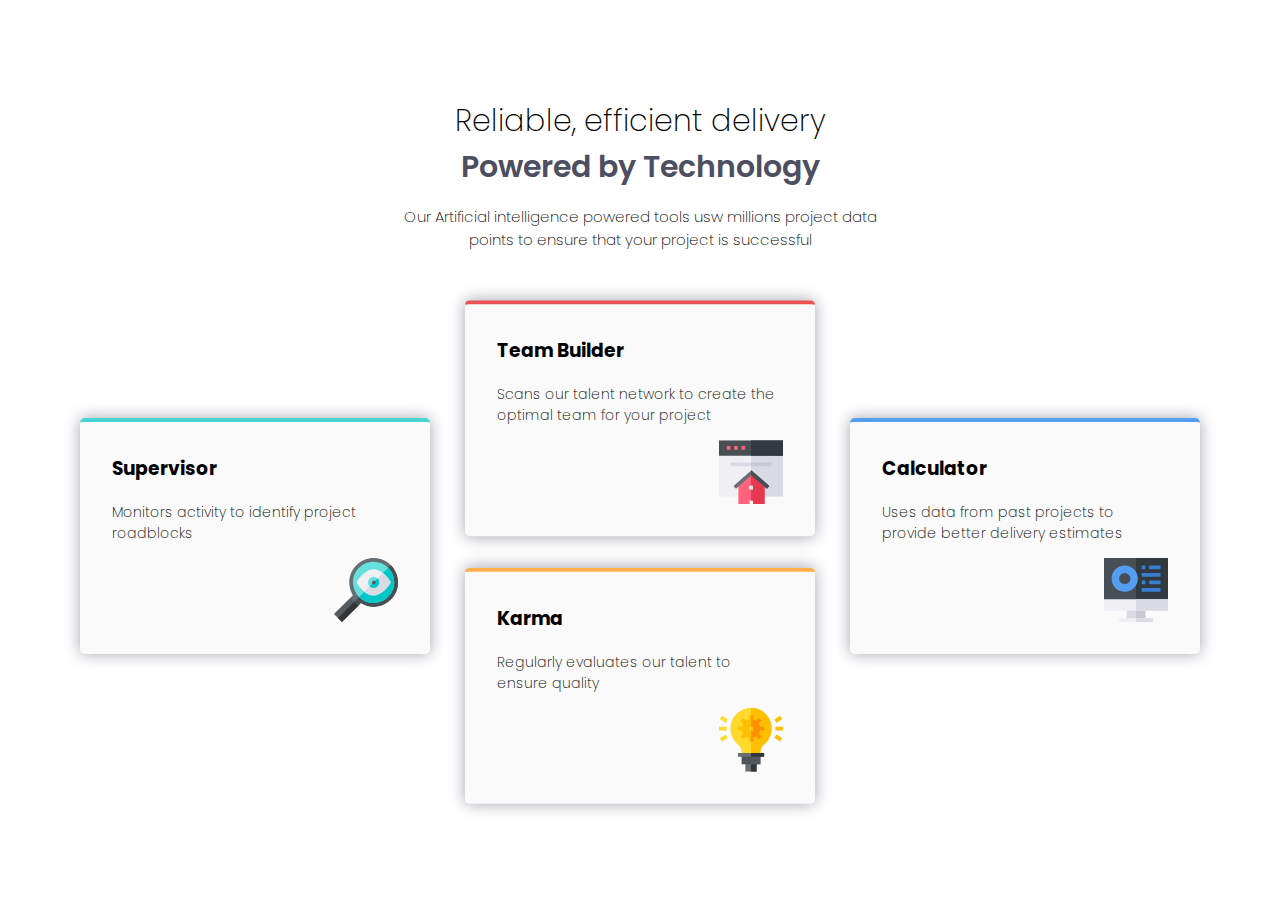
<file: 10th - Four card feature section/index.html>
<!DOCTYPE html>
<html lang="en">

<head>
    <meta charset="UTF-8">
    <meta name="viewport" content="width=device-width, initial-scale=1.0">
    <title>Four card feature section</title>
    <link rel="shortcut icon" href="images/favicon-32x32.png" type="image/x-icon">
    <link rel="stylesheet" href="style.css">
</head>

<body>
    <header>
        <p class="first">Reliable, efficient delivery</p>
        <p class="second">Powered by Technology</p>
        <p class="third">Our Artificial intelligence powered tools usw millions project data <br> points to ensure that
            your project
            is
            successful</p>
    </header>
    <main>
        <section class="supervisor">
            <h3>Supervisor</h3>
            <p>Monitors activity to identify project roadblocks</p>
            <img src="images/icon-supervisor.svg" alt="">
        </section>

        <section class="team-builder">
            <h3>Team Builder</h3>
            <p>Scans our talent network to create the optimal team for your project</p>
            <img src="images/icon-team-builder.svg" alt="">
        </section>

        <section class="karma">
            <h3>Karma</h3>
            <p>Regularly evaluates our talent to ensure quality</p>
            <img src="images/icon-karma.svg" alt="">
        </section>

        <section class="calculator">
            <h3>Calculator</h3>
            <p>Uses data from past projects to provide better delivery estimates</p>
            <img src="images/icon-calculator.svg" alt="">
        </section>
    </main>
</body>

</html>
</file>
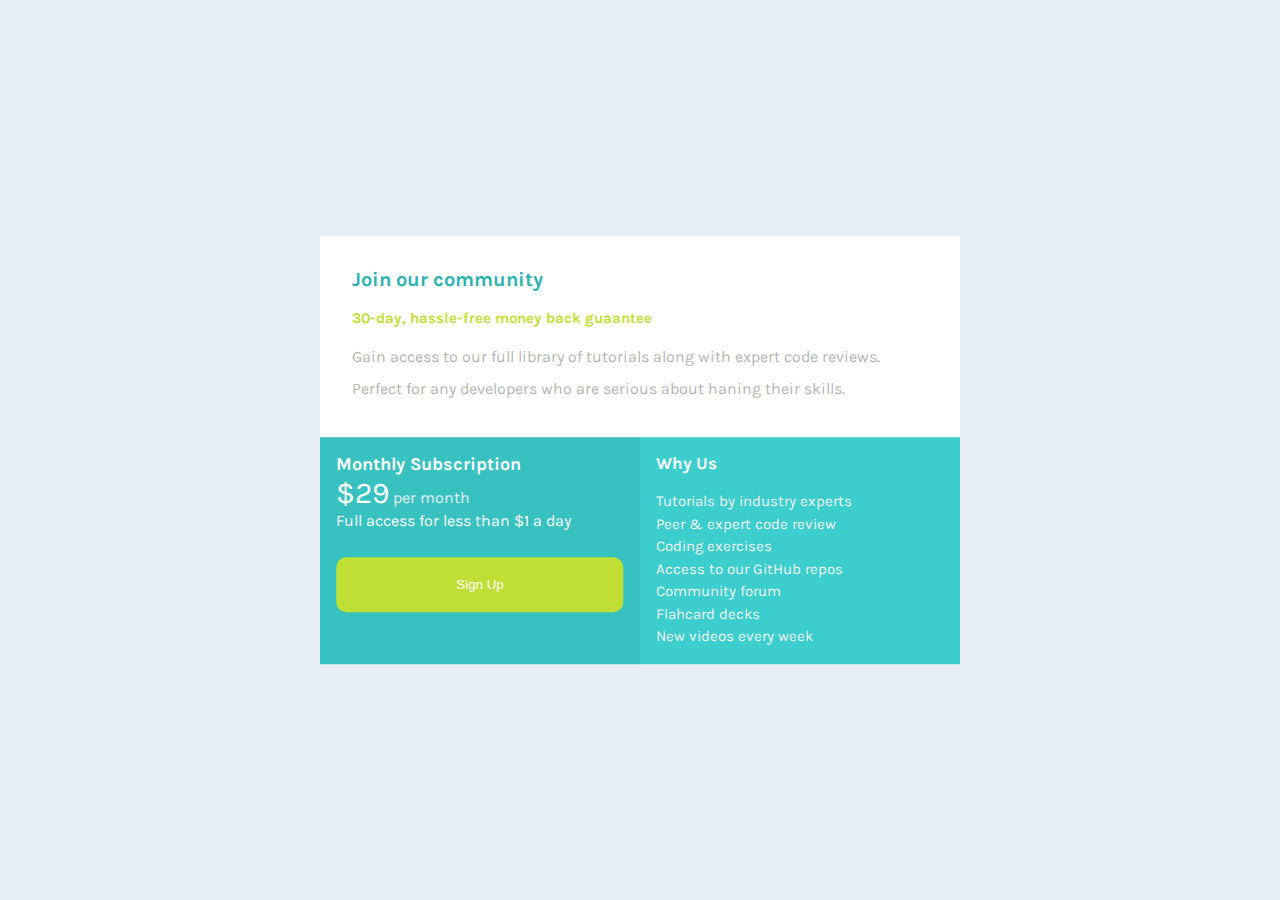
<file: 11th - Single price grid component/index.html>
<!DOCTYPE html>
<html lang="en">
  <head>
    <meta charset="UTF-8" />
    <meta name="viewport" content="width=device-width, initial-scale=1.0" />
    <title>Single price grid component</title>
    <link rel="stylesheet" href="style.css" />
    <link
      rel="shortcut icon"
      href="images/favicon-32x32.png"
      type="image/x-icon"
    />
  </head>
  <body>
    <main>
      <section class="join-us">
        <h1>Join our community</h1>
        <h2>30-day, hassle-free money back guaantee</h2>
        <p>
          Gain access to our full library of tutorials along with expert code
          reviews. Perfect for any developers who are serious about haning their
          skills.
        </p>
      </section>
      <section class="subscription">
        <h2>Monthly Subscription</h2>
        <p><span>$29</span> <span>per month</span></p>
        <p>Full access for less than $1 a day</p>
        <button>Sign Up</button>
      </section>
      <section class="why-us">
        <h2>Why Us</h2>
        <ul>
          <li>Tutorials by industry experts</li>
          <li>Peer & expert code review</li>
          <li>Coding exercises</li>
          <li>Access to our GitHub repos</li>
          <li>Community forum</li>
          <li>Flahcard decks</li>
          <li>New videos every week</li>
        </ul>
      </section>
    </main>
  </body>
</html>
</file>
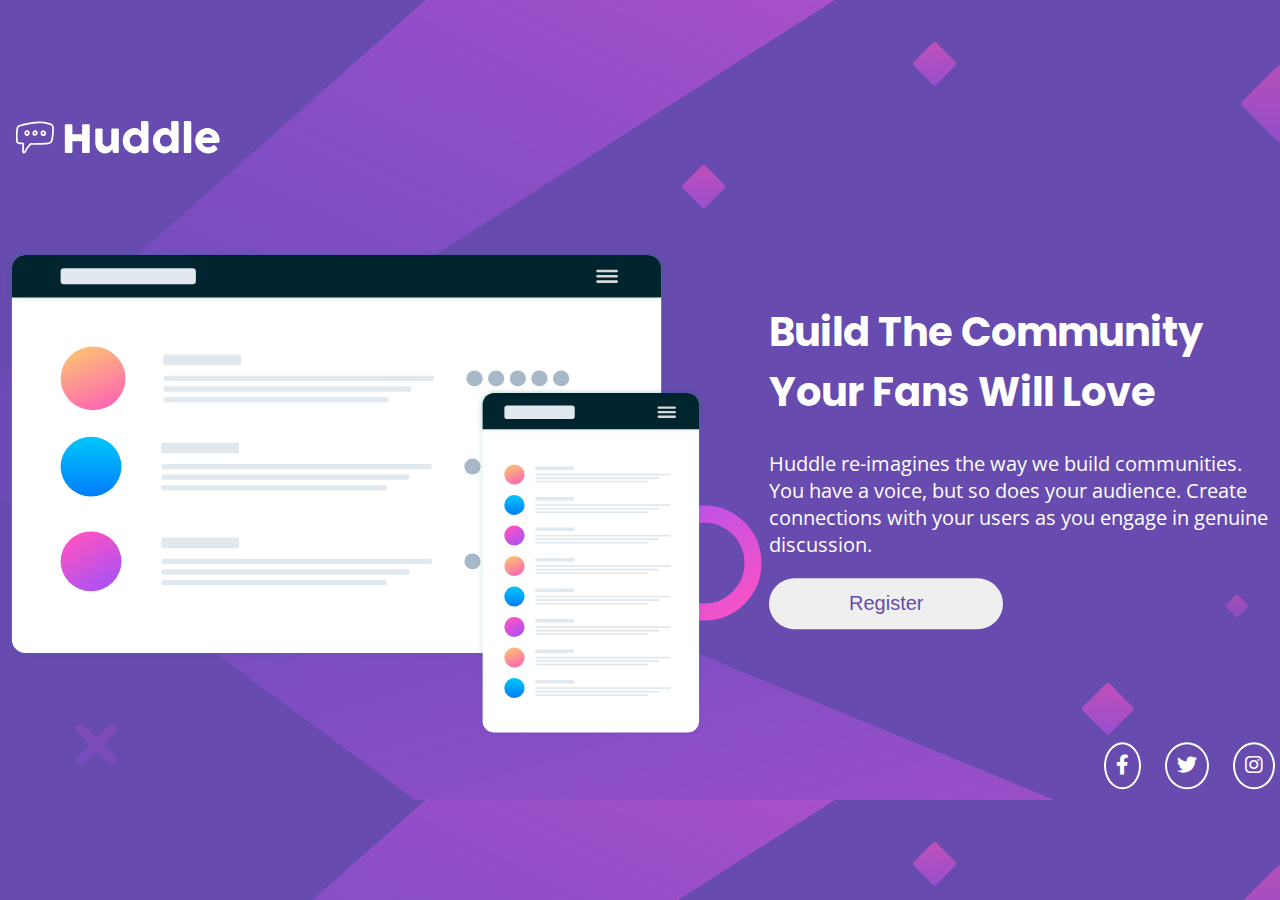
<file: 12th - Huddle landing page with a single introductory section/index.html>
<!DOCTYPE html>
<html lang="en">
  <head>
    <meta charset="UTF-8" />
    <meta name="viewport" content="width=device-width, initial-scale=1.0" />
    <title>Huddle landing page with a single introductory section</title>
    <link rel="stylesheet" href="style.css" />
    <link
      rel="shortcut icon"
      href="images/favicon-32x32.png"
      type="image/x-icon"
    />
    <link
      rel="stylesheet"
      href="https://cdnjs.cloudflare.com/ajax/libs/font-awesome/6.0.0-beta3/css/all.min.css"
    />
  </head>
  <body>
    <main>
      <article>
        <section>
          <img src="images/logo.svg" alt="Logo" width="220" class="logo" />
          <img
            src="images/illustration-mockups.svg"
            alt="Illustration"
            width="590"
            height="420"
            class="illustration"
          />
        </section>
        <section>
          <h1>Build The Community Your Fans Will Love</h1>
          <p>
            Huddle re-imagines the way we build communities. You have a voice,
            but so does your audience. Create connections with your users as you
            engage in genuine discussion.
          </p>
          <button>Register</button>
        </section>
      </article>
      <ul>
        <li><i class="fa-brands fa-facebook-f"></i></li>
        <li><i class="fa-brands fa-twitter"></i></li>
        <li><i class="fa-brands fa-instagram"></i></li>
      </ul>
    </main>
  </body>
</html>
</file>
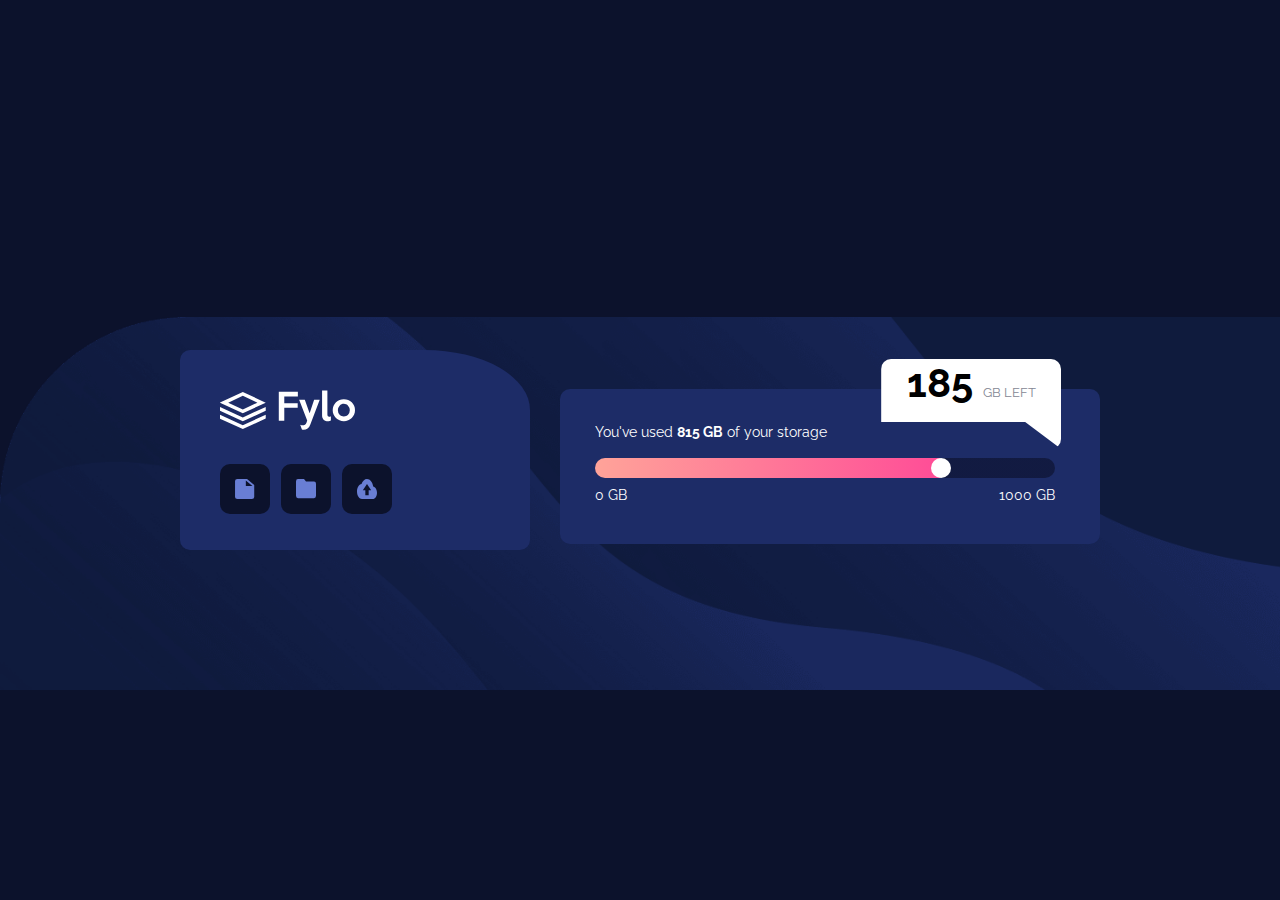
<file: 13th - Fylo data storage component/index.html>
<!DOCTYPE html>
<html lang="en">

<head>
    <meta charset="UTF-8">
    <meta name="viewport" content="width=device-width, initial-scale=1.0">
    <title>Fylo data storage component</title>
    <link rel="stylesheet" href="style.css">
    <link rel="shortcut icon" href="images/favicon-32x32.png" type="image/x-icon">
</head>

<body>
    <main>
        <section class="options">
            <img src="images/logo.svg" alt="Fylo-Logo" class="fylo">
            <div>
                <img src="images/icon-document.svg" alt="Document" class="document">
                <img src="images/icon-folder.svg" alt="Folder" class="folder">
                <img src="images/icon-upload.svg" alt="Upload" class="upload">
            </div>
        </section>
        <section class="storage">
            <p>You've used <b>815 GB</b> of your storage</p>
            <div class="storage-used">
                <div class="circle"></div>
            </div>
            <p class="storage">
                <span>0 GB</span>
                <span>1000 GB</span>
            </p>
            <div>
                <div class="storage-left">
                    <p>
                        <b>185</b>
                        <span>GB LEFT</span>
                    </p>
                </div>
            </div>
        </section>
    </main>
</body>

</html>
</file>
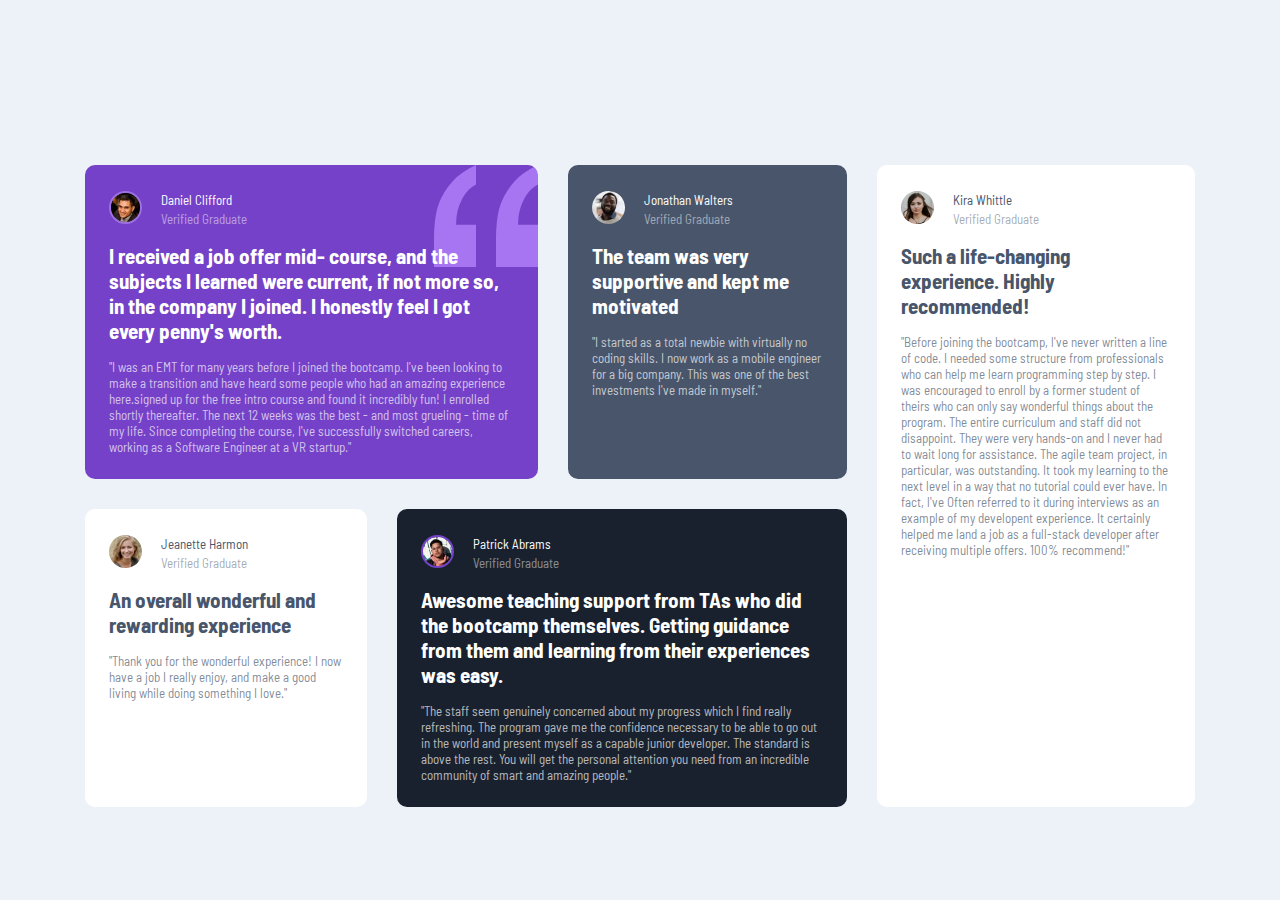
<file: 14th - Testimonials grid section/index.html>
<!DOCTYPE html>
<html lang="en">

<head>
  <meta charset="UTF-8">
  <meta name="viewport" content="width=device-width, initial-scale=1.0">
  <title>Testimonials grid section</title>
  <link rel="shortcut icon" href="images/favicon-32x32.png" type="image/x-icon">
  <link rel="stylesheet" href="style.css">
</head>

<body>
  <main>
    <section class="daniel-section">
      <figure>
        <img src="images/image-daniel.jpg" alt="Daniel" width="33" height="33">
        <figcaption>
          <span>Daniel Clifford</span>
          <br>
          <span style="color: hsla(0, 0%, 100%, 50%);">Verified Graduate</span>
        </figcaption>
      </figure>
      <h2>I received a job offer mid- course, and the subjects I learned were current, if not more so, in the company I
        joined. I honestly feel I got every penny's worth.</h2>
      <p>"I was an EMT for many years before I joined the bootcamp. I've been looking to make a transition and have
        heard some people who had an amazing experience here.signed up for the free intro course and found it incredibly
        fun! I enrolled shortly thereafter. The next 12 weeks was the best - and most grueling - time of my life. Since
        completing the course, I've successfully switched careers, working as a Software Engineer at a VR startup."</p>
    </section>
    <section class="jonathan-section">
      <figure>
        <img src="images/image-jonathan.jpg" alt="jonathan" width="33" height="33">
        <figcaption>
          <span>Jonathan Walters</span>
          <br>
          <span style="color: hsla(0, 0%, 100%, 50%);">Verified Graduate</span>
        </figcaption>
      </figure>
      <h2>
        The team was very supportive and kept me motivated
      </h2>
      <p>
        "I started as a total newbie with virtually no coding skills. I now work as a mobile engineer for a big company.
        This was one of the best investments l've made in myself."
      </p>
    </section>
    <section class="jeanette-section">
      <figure>
        <img src="images/image-jeanette.jpg" alt="jeanette" width="33" height="33">
        <figcaption>
          <span>Jeanette Harmon</span>
          <br>
          <span style="color: hsla(217, 19%, 35%, 50%);">Verified Graduate</span>
        </figcaption>
      </figure>
      <h2>An overall wonderful and rewarding experience</h2>
      <p>"Thank you for the wonderful experience! I now have a job I really enjoy, and make a good living while doing
        something I love."</p>
    </section>
    <section class="patrick-section">
      <figure>
        <img src="images/image-patrick.jpg" alt="Patrick" width="33" height="33">
        <figcaption>
          <span>Patrick Abrams</span>
          <br>
          <span style="color: hsla(0, 0%, 100%, 50%);">Verified Graduate</span>
        </figcaption>
      </figure>
      <h2>Awesome teaching support from TAs who did the bootcamp themselves. Getting guidance from them and learning
        from their experiences was easy.</h2>
      <p>"The staff seem genuinely concerned about my progress which I find really refreshing. The program gave me the
        confidence necessary to be able to go out in the world and present myself as a capable junior developer. The
        standard is above the rest. You will get the personal attention you need from an incredible community of smart
        and amazing people."</p>
    </section>
    <section class="kira-section">
      <figure>
        <img src="images/image-kira.jpg" alt="Kira" width="33" height="33">
        <figcaption>
          <span>Kira Whittle</span>
          <br>
          <span style="color: hsla(217, 19%, 35%, 50%);">Verified Graduate</span>
        </figcaption>
      </figure>
      <h2>Such a life-changing experience. Highly recommended!</h2>
      <p>"Before joining the bootcamp, l've never written a line of code. I needed some structure from professionals who
        can help me learn programming step by step. I was encouraged to enroll by a former student of theirs who can
        only say wonderful things about the program. The entire curriculum and staff did not disappoint. They were very
        hands-on and I never had to wait long for assistance. The agile team project, in particular, was outstanding. It
        took my learning to the next level in a way that no tutorial could ever have. In fact, l've Often referred to it
        during interviews as an example of my developent experience. It certainly helped me land a job as a full-stack
        developer after receiving multiple offers. 100% recommend!"</p>
    </section>
  </main>
</body>

</html>
</file>
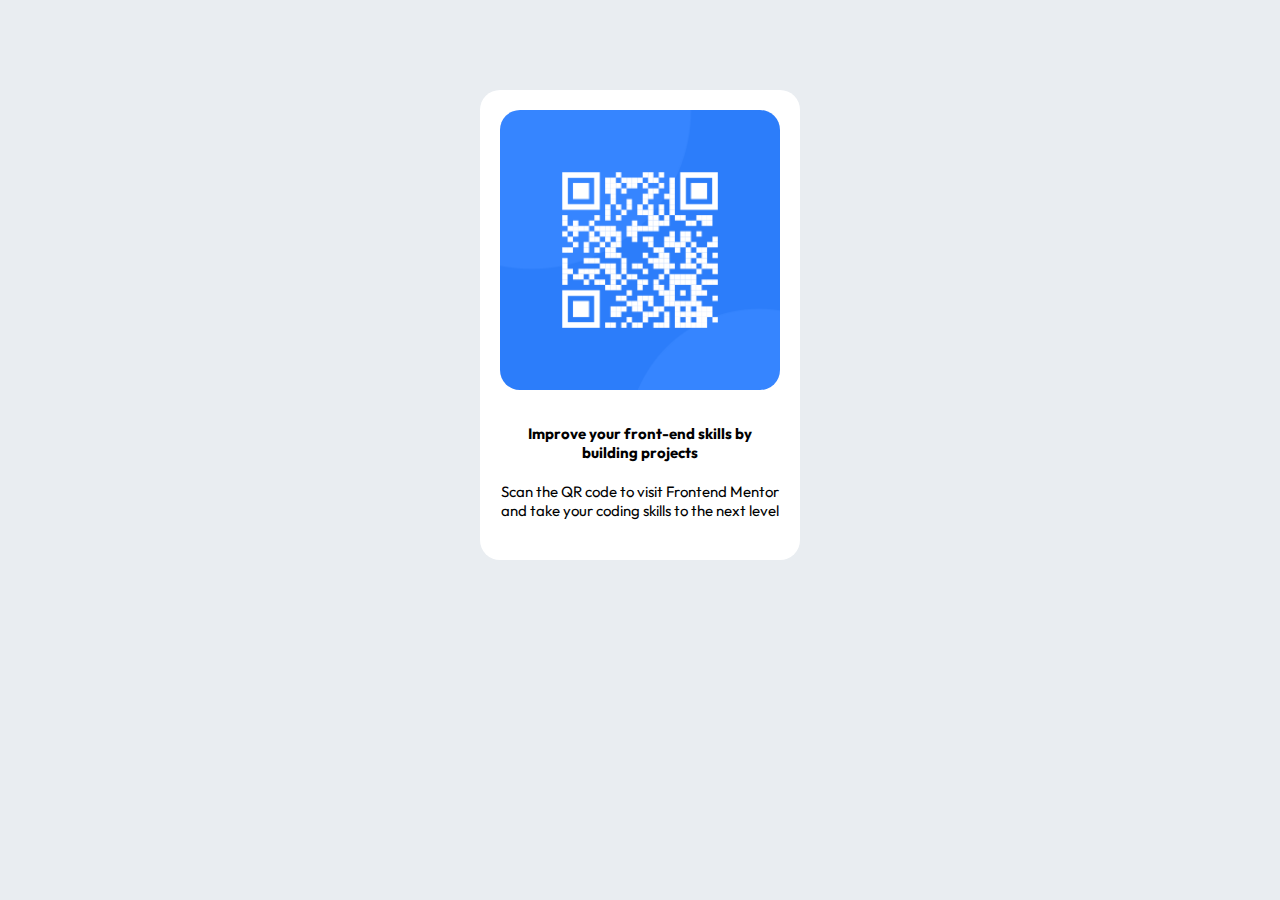
<file: 1st - QR code component/index.html>
<!DOCTYPE html>
<html lang="en">

<head>
    <meta charset="UTF-8">
    <meta name="viewport" content="width=device-width, initial-scale=1.0">
    <title>QR code</title>
    <link rel="stylesheet" href="style.css">
    <link rel="shortcut icon" href="imgs/favicon-32x32.png" type="image/x-icon">
</head>

<body>
    <div class="container">
        <div class="qr-code">
            <img src="imgs/image-qr-code.png" alt="Qr-Code" width="280" height="280">
        </div>
        <div class="text">
            <p class="bold">
                Improve your front-end skills by building projects
            </p>
            <p class="light">
                Scan the QR code to visit Frontend Mentor and take your coding skills to the next level
            </p>
        </div>
    </div>
</body>

</html>
</file>
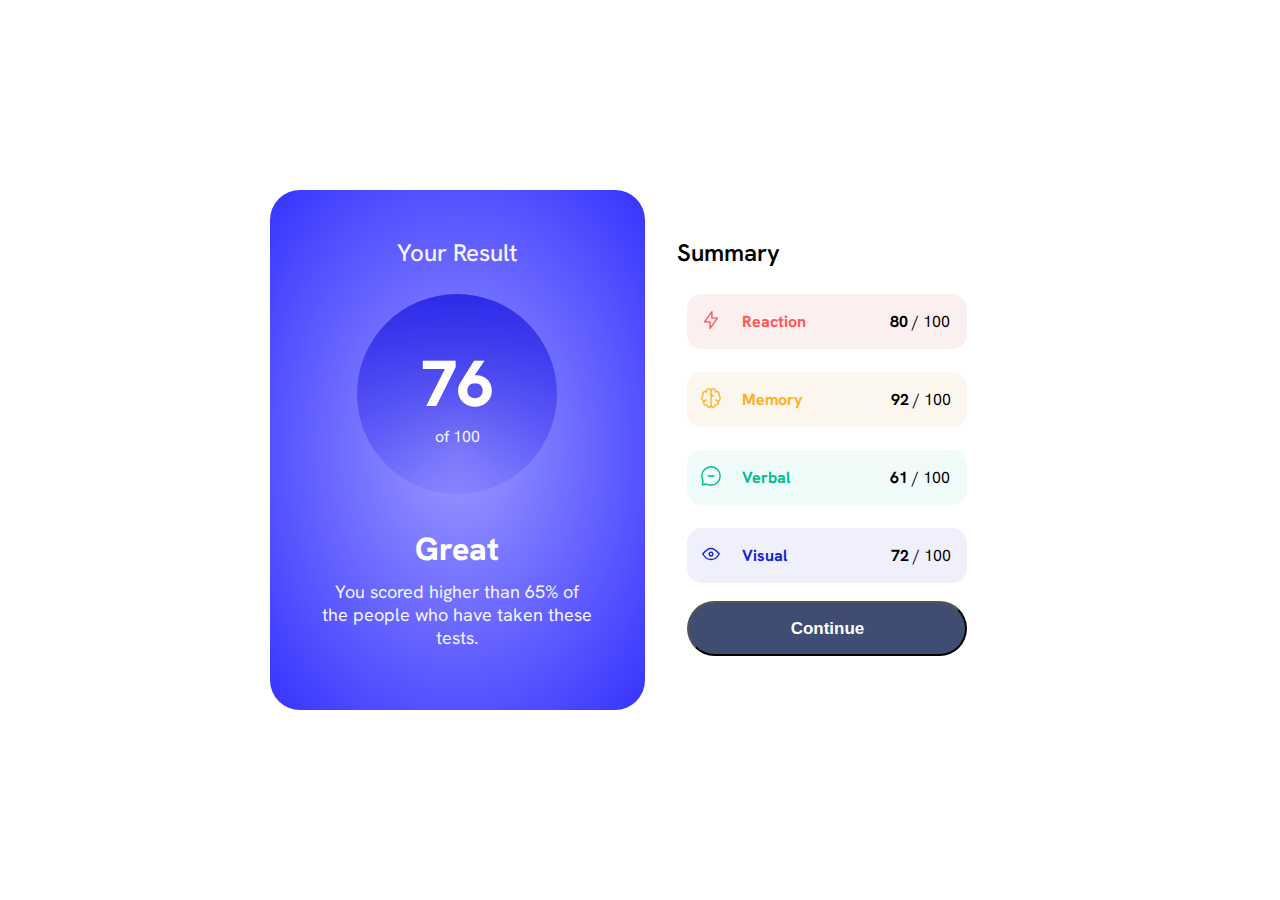
<file: 2nd - Results summary component/index.html>
<!DOCTYPE html>
<html lang="en">

<head>
    <meta charset="UTF-8">
    <meta name="viewport" content="width=device-width, initial-scale=1.0">
    <title>Document</title>
    <link rel="stylesheet" href="style.css">
</head>

<body>
    <main>
        <section class="result">
            <h2 class="result-head">Your Result</h2>
            <p class="circle"><span class="seventy-six">76</span>of 100</p>
            <p class="great">Great</p>
            <p class="score">You scored higher than 65% of the people who have taken these
                tests.</p>
        </section>
        <section class="summary">
            <h2 class="summary-head">Summary</h2>
            <div class="reaction">
                <img src="svgs/icon-reaction.svg" alt="Reaction">
                <p class="power"><b style="color: hsl(0, 100%, 67%);">Reaction</b> &nbsp;&nbsp;&nbsp;&nbsp;&nbsp;&nbsp;&nbsp;&nbsp;&nbsp;&nbsp;&nbsp;&nbsp;&nbsp;&nbsp;&nbsp;&nbsp;&nbsp;&nbsp;&nbsp; <b>80</b> / 100</p>
            </div>
            <div class="memory">
                <img src="svgs/icon-memory.svg" alt="Memory">
                <p class="power"><b style="color: hsl(39, 100%, 56%);">Memory</b> &nbsp;&nbsp;&nbsp;&nbsp;&nbsp;&nbsp;&nbsp;&nbsp;&nbsp;&nbsp;&nbsp;&nbsp;&nbsp;&nbsp;&nbsp;&nbsp;&nbsp;&nbsp;&nbsp;&nbsp; <b>92</b> / 100</p>
            </div>
            <div class="verbal">
                <img src="svgs/icon-verbal.svg" alt="Verbal">
                <p class="power"><b style="color: hsl(166, 100%, 37%);">Verbal</b> &nbsp;&nbsp;&nbsp;&nbsp;&nbsp;&nbsp;&nbsp;&nbsp;&nbsp;&nbsp;&nbsp;&nbsp;&nbsp;&nbsp;&nbsp;&nbsp;&nbsp;&nbsp;&nbsp;&nbsp;&nbsp;&nbsp;&nbsp; <b>61</b> / 100</p>
            </div>
            <div class="visual">
                <img src="svgs/icon-visual.svg" alt="Visual">
                <p class="power"><b style="color: hsl(234, 85%, 45%);">Visual</b> &nbsp;&nbsp;&nbsp;&nbsp;&nbsp;&nbsp;&nbsp;&nbsp;&nbsp;&nbsp;&nbsp;&nbsp;&nbsp;&nbsp;&nbsp;&nbsp;&nbsp;&nbsp;&nbsp;&nbsp;&nbsp;&nbsp;&nbsp;&nbsp; <b>72</b> / 100</p>
            </div>
            <button>Continue</button>
        </section>
    </main>
</body>

</html>
</file>
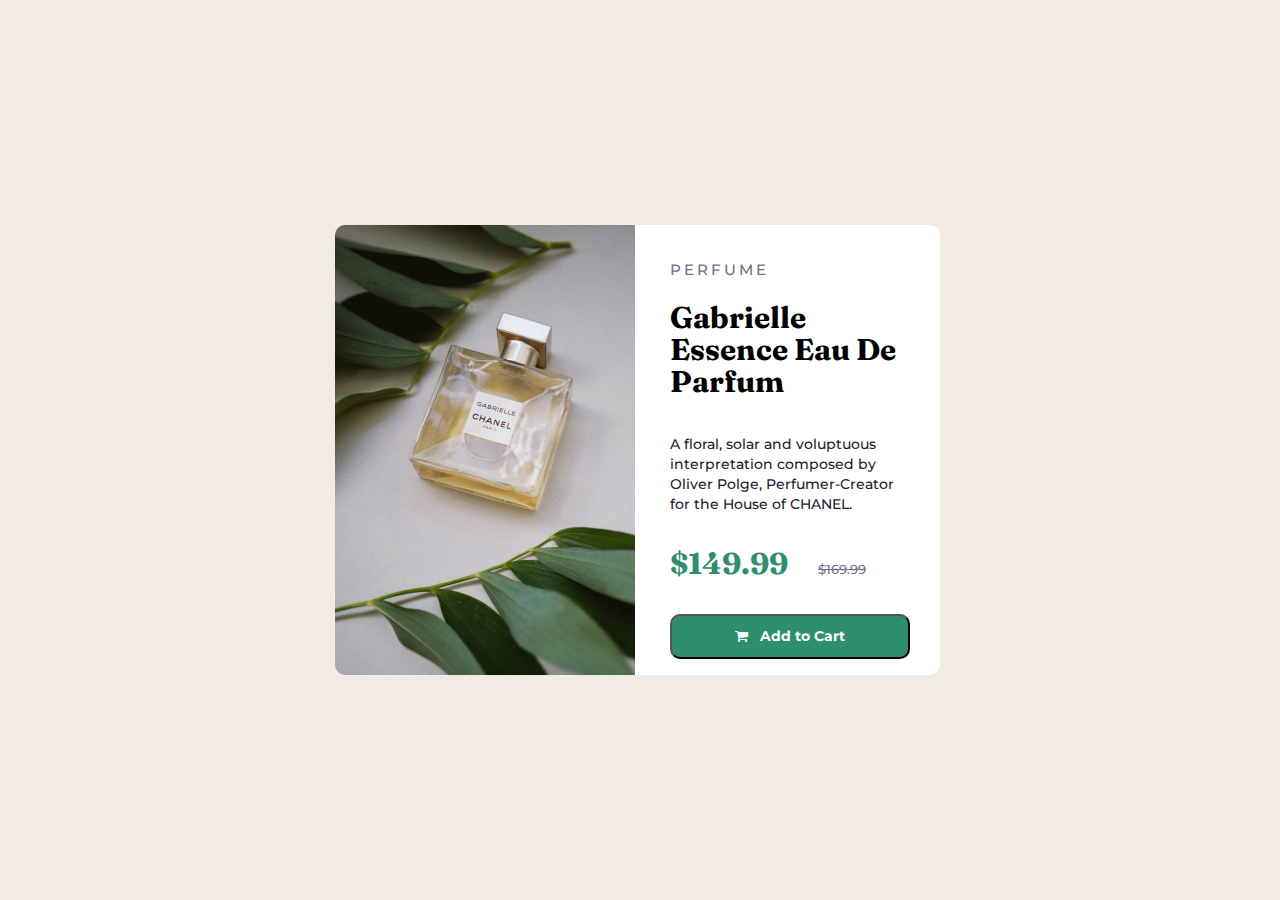
<file: 3rd - Preview product card component/index.html>
<!DOCTYPE html>
<html lang="en">
<head>
    <meta charset="UTF-8">
    <meta name="viewport" content="width=device-width, initial-scale=1.0">
    <title>Document</title>
    <link rel="stylesheet" href="style.css">
    <link rel="stylesheet" href="https://cdnjs.cloudflare.com/ajax/libs/font-awesome/4.7.0/css/font-awesome.min.css">
</head>
<body>
    <main>
        <section class="image-product">
            <img src="imgs/image-product-desktop.jpg" alt="Image Product" width="300" height="450" class="desktop-image">
            <img src="imgs/image-product-mobile.jpg" alt="Image Product" width="340" height="240" class="mobile-image">
        </section>
        <section class="informations">
            <h1 class="type">PERFUME</h1>
            <p class="category">Gabrielle Essence Eau De Parfum</p>
            <p class="uses">A floral, solar and voluptuous interpretation composed by Oliver Polge, Perfumer-Creator for the House of CHANEL.
            </p>
            <p class="price">$149.99 &nbsp;&nbsp;&nbsp; <span>$169.99</span></p>
            <button>
                <i class="fa fa-shopping-cart"></i> 
                &nbsp; Add to Cart
            </button>
            
        </section>
    </main>
</body>
</html>
</file>
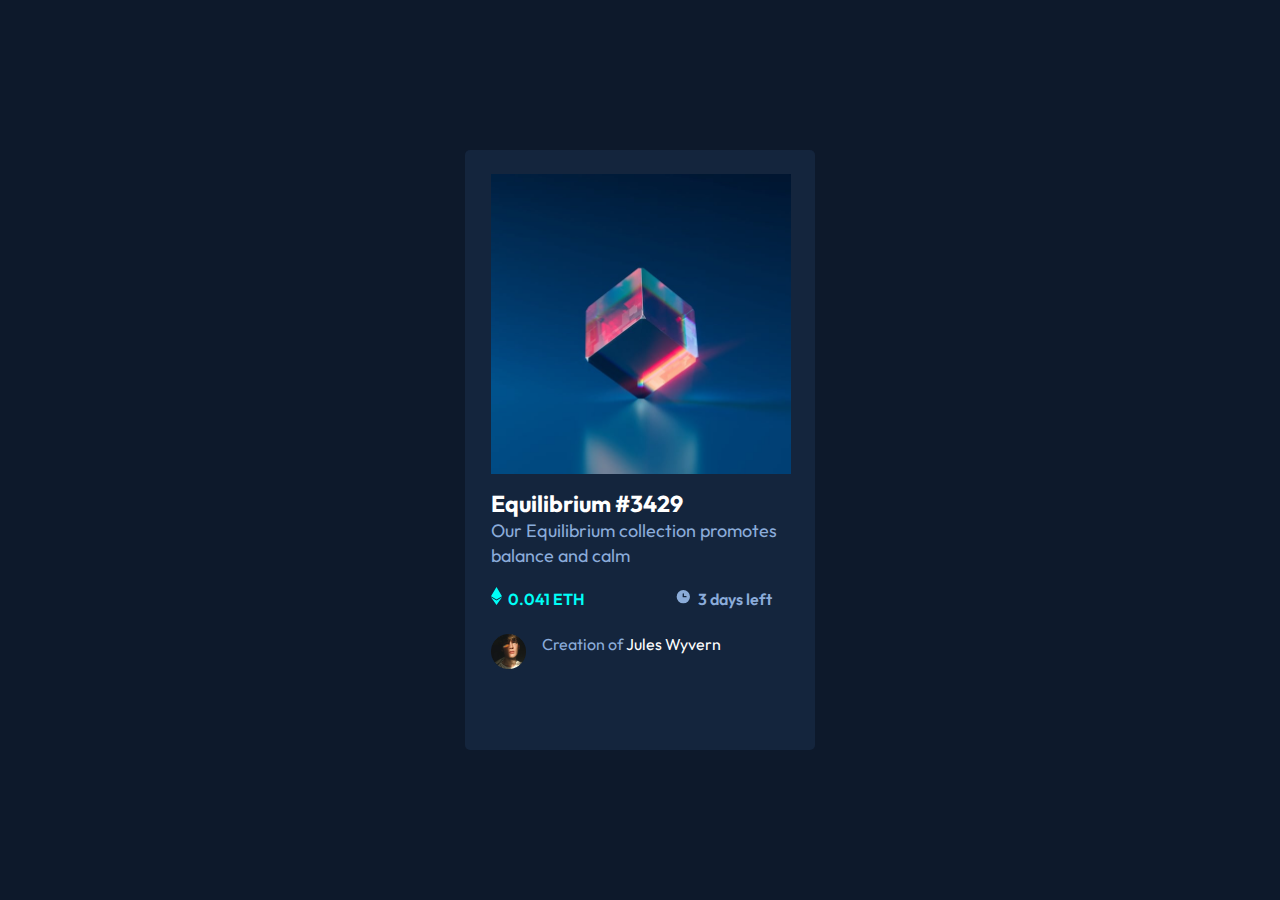
<file: 4th - NFT preview card component/index.html>
<!DOCTYPE html>
<html lang="en">
<head>
    <meta charset="UTF-8">
    <meta name="viewport" content="width=device-width, initial-scale=1.0">
    <title>NFT preview card component</title>
    <link rel="stylesheet" href="style.css">
    <link rel="shortcut icon" href="images/favicon-32x32.png" type="image/x-icon">
</head>
<body>
    <main>
        <section>
        <img src="images/image-equilibrium.jpg" alt="Equilibrium" class="equilibrium" width="300" height="300">
        <h1>Equilibrium #3429</h1>
        <p class="description">Our Equilibrium collection promotes balance and calm</p>
        <p>
            <span class="ethereum">
                <img src="svgs/icon-ethereum.svg" alt="Ethereum">&nbsp;
                0.041 ETH
            </span>
            &nbsp;&nbsp;&nbsp;&nbsp;&nbsp;&nbsp;&nbsp;&nbsp;&nbsp;&nbsp;&nbsp;&nbsp;&nbsp;&nbsp;&nbsp;&nbsp;&nbsp;&nbsp;&nbsp;&nbsp;&nbsp;&nbsp;&nbsp;&nbsp;&nbsp;&nbsp;&nbsp;&nbsp;
            <span class="clock">
                <img src="svgs/icon-clock.svg" alt="Clock">&nbsp;
                3 days left
            </span>
        </p>
        <div>
            <img src="images/image-avatar.png" alt="Avatar" class="avatar" width="35" height="35">
            <p class="creator">
                <span>Creation of</span> 
                <span class="name">Jules Wyvern</span>
            </p>
        </div>
    </section>
    </main>
</body>
</html>
</file>
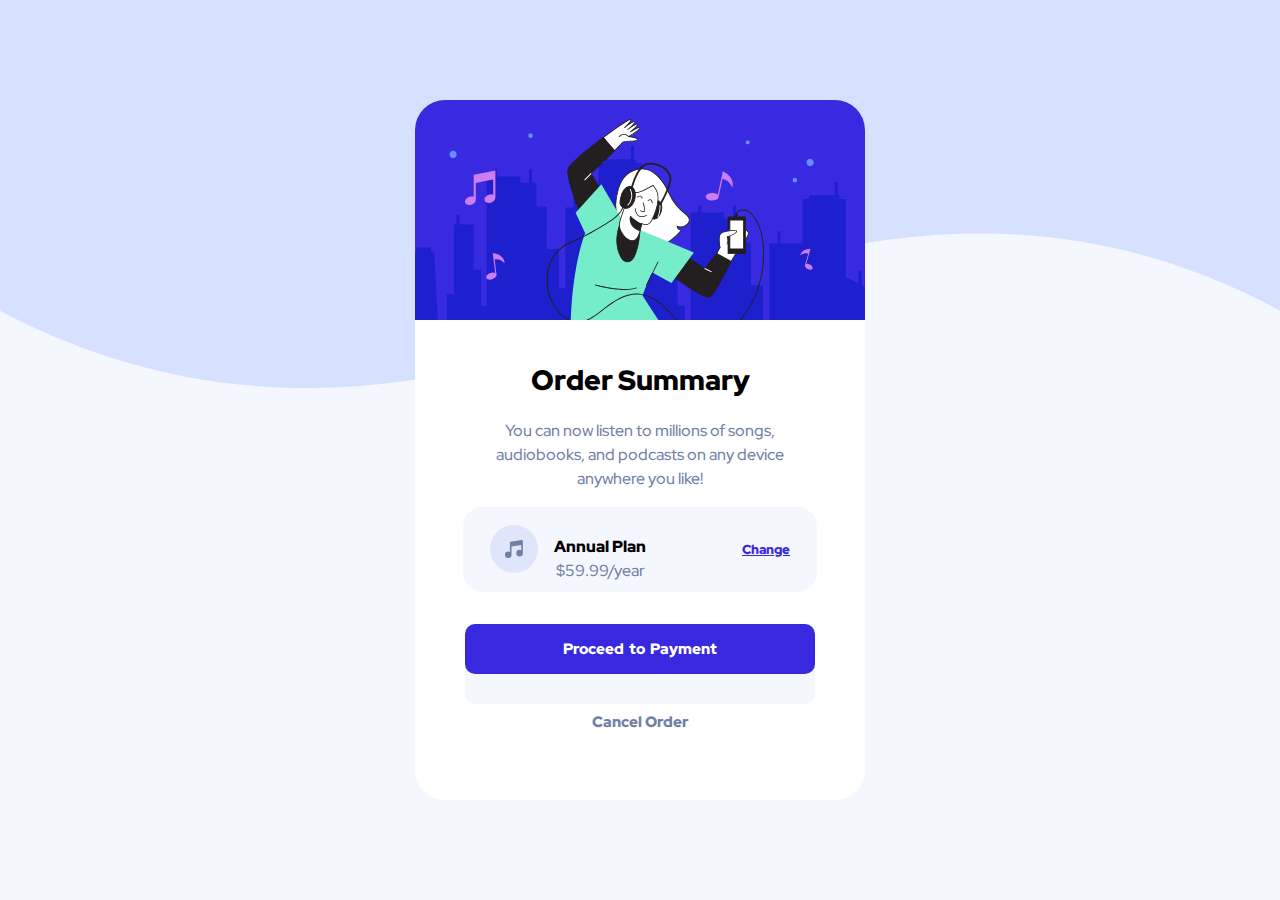
<file: 5th - Order summary component/index.html>
<!DOCTYPE html>
<html lang="en">
<head>
    <meta charset="UTF-8">
    <meta name="viewport" content="width=device-width, initial-scale=1.0">
    <title>Order summary component</title>
    <link rel="stylesheet" href="style.css">
    <link rel="shortcut icon" href="images/favicon-32x32.png" type="image/x-icon">
</head>
<body>
    <main>
        <img src="svgs/illustration-hero.svg" alt="Hero" width="450" height="220" class="hero">
        <h1>Order Summary</h1>
        <p>You can now listen to millions of songs, audiobooks, and podcasts on any device anywhere you like!</p>
        <section>
            <img src="svgs/icon-music.svg" alt="music-icon">
            <p>
                <span class="text">Annual Plan</span>
                <br>
                <span class="price">$59.99/year</span>
            </p>
            <a href="" class="change">Change</a>
        </section>
        <button type="button" onclick="alert('Payment successed')">Proceed to Payment</button>
        <a href="" class="cancel">Cancel Order</a>
    </main>
</body>
</html>
</file>
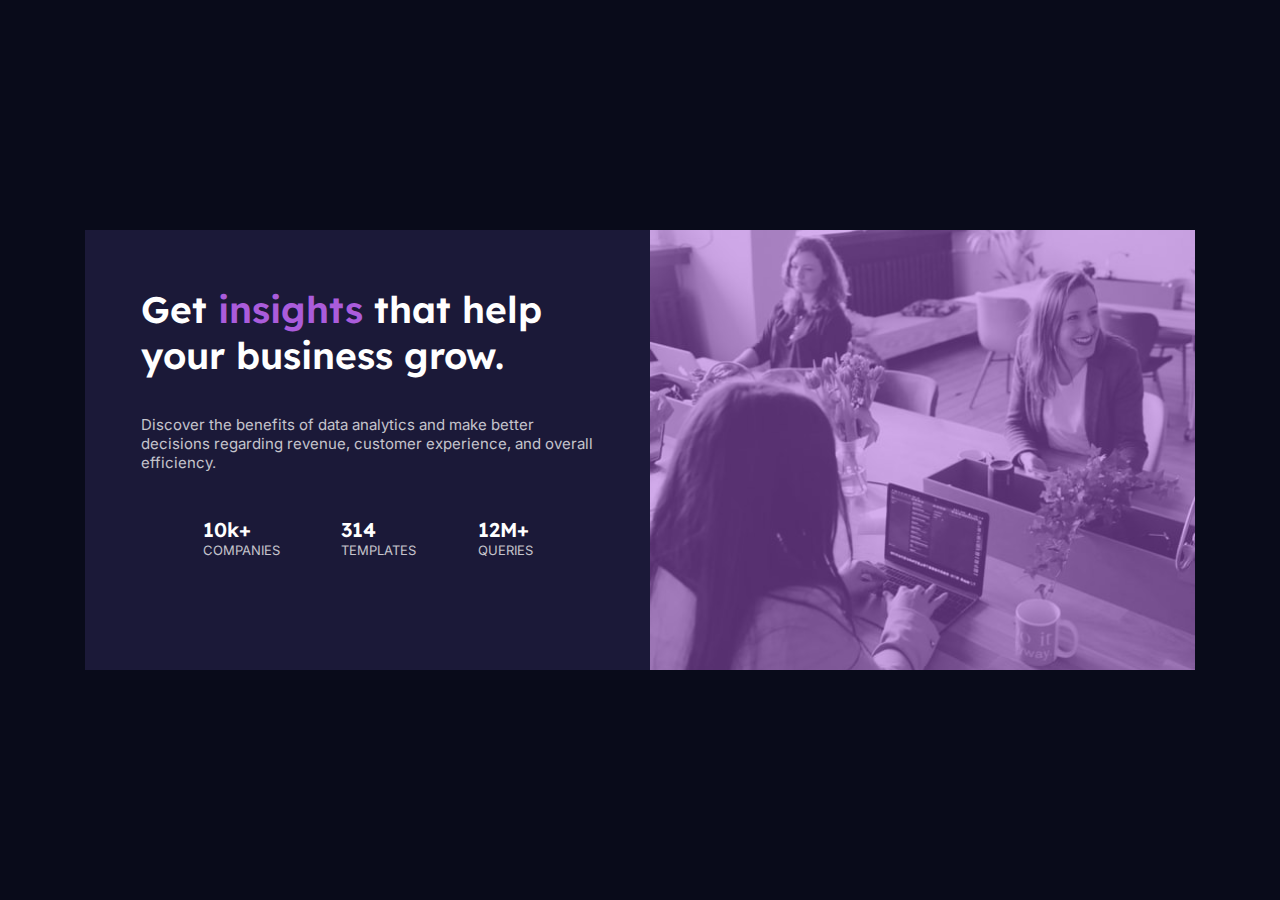
<file: 6th - Stats preview card component/index.html>
<!DOCTYPE html>
<html lang="en">

<head>
  <meta charset="UTF-8">
  <meta name="viewport" content="width=device-width, initial-scale=1.0">
  <title>Stats Preview Card Components</title>
  <link rel="stylesheet" href="style.css">
  <link rel="shortcut icon" href="images/favicon-32x32.png" type="image/x-icon">
</head>

<body>
  <main>
    <article class="left-side">
      <p class="main-heading">Get <span>insights</span> that help your business grow.</p>
      <p class="main-paragraph">Discover the benefits of data analytics and make better decisions regarding revenue,
        customer experience, and
        overall efficiency.</p>
      <section class="stats">
        <div class="stating">
          <p class="stat">10k+</p>
          <p class="stat-heading">COMPANIES</p>
        </div>
        <div class="stating">
          <p class="stat">314</p>
          <p class="stat-heading">TEMPLATES</p>
        </div>
        <div class="stating">
          <p class="stat">12M+</p>
          <p class="stat-heading">QUERIES</p>
        </div>
      </section>
    </article>
    <article class="right-side">
      <div class="image"></div>
    </article>
  </main>
</body>

</html>
</file>
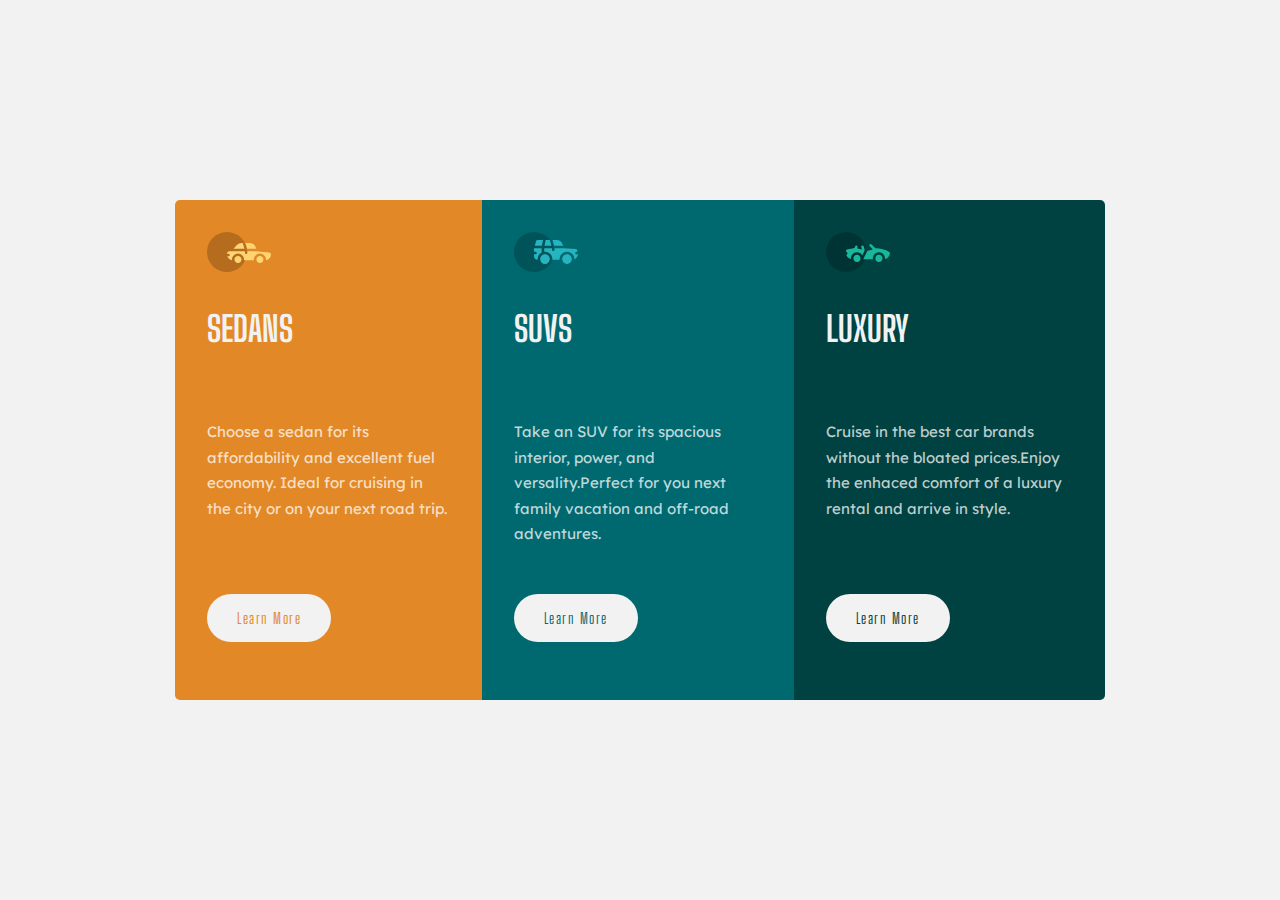
<file: 7th - 3-column preview card component/index.html>
<!DOCTYPE html>
<html lang="en">

<head>
    <meta charset="UTF-8">
    <meta name="viewport" content="width=device-width, initial-scale=1.0">
    <title>3-column preview card component</title>
    <link rel="stylesheet" href="style.css">
    <link rel="shortcut icon" href="icon/favicon-32x32.png" type="image/x-icon">
</head>

<body>
    <main>
        <section class="sedans">
            <img src="svgs/icon-sedans.svg" alt="Sedans" class="sedans-svg">
            <h1 class="sedans-heading">SEDANS</h1>
            <p class="sedans-paragraph">Choose a sedan for its affordability and excellent fuel economy. Ideal for
                cruising in the city or on
                your next road trip.</p>
            <button class="sedans-button">Learn More</button>
        </section>
        <section class="suvs">
            <img src="svgs/icon-suvs.svg" alt="Suvs" class="suvs-svg">
            <h1 class="suvs-heading">SUVS</h1>
            <p class="suvs-paragraph">Take an SUV for its spacious interior, power, and versality.Perfect for you next
                family vacation and
                off-road adventures.</p>
            <button class="suvs-button">Learn More</button>
        </section>
        <section class="luxury">
            <img src="svgs/icon-luxury.svg" alt="Luxury" class="luxury-svg">
            <h1 class="luxury-heading">LUXURY</h1>
            <p class="luxury-paragraph">Cruise in the best car brands without the bloated prices.Enjoy the enhaced
                comfort of a luxury rental and
                arrive in style.</p>
            <button class="luxury-button">Learn More</button>
        </section>
    </main>
</body>

</html>
</file>
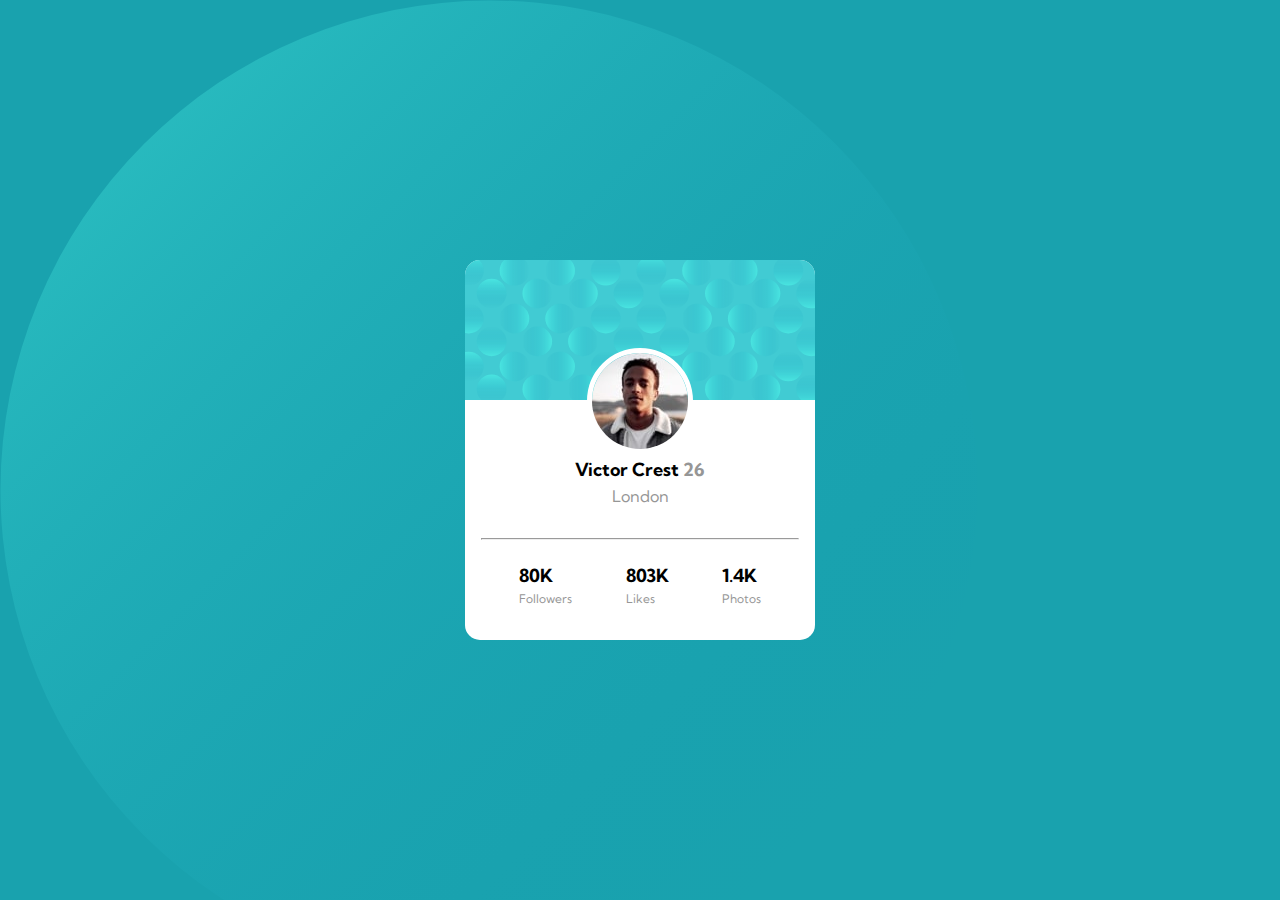
<file: 8th - Profile card component/index.html>
<!DOCTYPE html>
<html lang="en">

<head>
    <meta charset="UTF-8">
    <meta name="viewport" content="width=device-width, initial-scale=1.0">
    <title>Profile card component</title>
    <link rel="shortcut icon" href="images/favicon-32x32.png" type="image/x-icon">
    <link rel="stylesheet" href="style.css">
</head>

<body>
    <main>
        <img src="svgs/bg-pattern-card.svg" alt="" class="pattern-card">
        <img src="images/image-victor.jpg" alt="" class="profil-image">
        <h3 class="name">Victor Crest <span>26</span></h3>
        <p class="city">London</p>
        <hr>
        <section class="stats">
            <div class="stat followers-stat">
                <h3 class="number followers-number">80K</h3>
                <p class="text followers-text">Followers</p>
            </div>
            <div class="stat likes-stat">
                <h3 class="number likes-number">803K</h3>
                <p class="text likes-text">Likes</p>
            </div>
            <div class="stat photos-stat">
                <h3 class="number photos-number">1.4K</h3>
                <p class="text photos-text">Photos</p>
            </div>
        </section>
    </main>
</body>

</html>
</file>
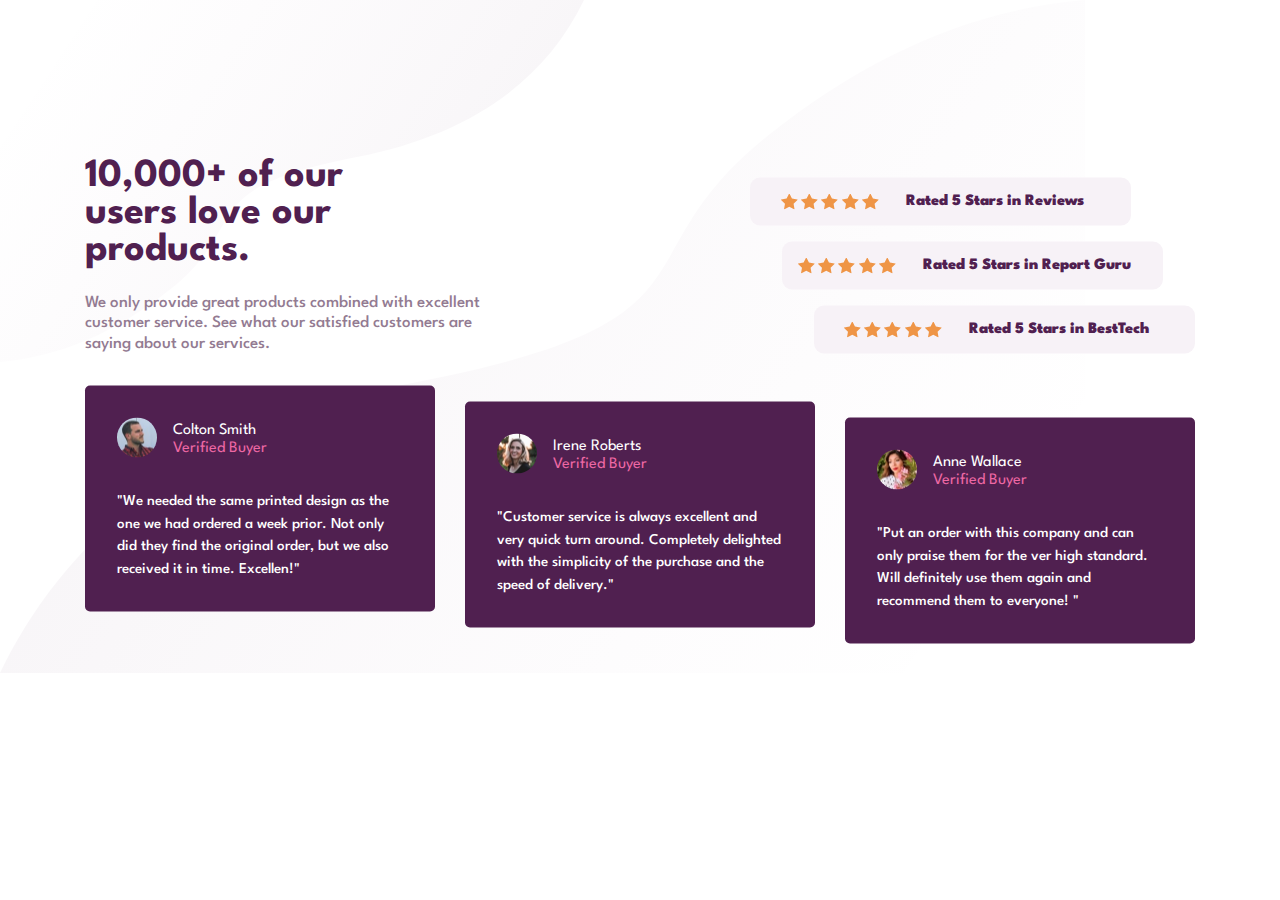
<file: 9th - Social proof section/index.html>
<!DOCTYPE html>
<html lang="en">

<head>
    <meta charset="UTF-8">
    <meta name="viewport" content="width=device-width, initial-scale=1.0">
    <title>Social proof section</title>
    <link rel="shortcut icon" href="images/favicon-32x32.png" type="image/x-icon">
    <link rel="stylesheet" href="style.css">
</head>

<body>
    <main>
        <section class="stat">
            <h1>10,000+ of our users love our products.</h1>
            <p class="stat-text">We only provide great products combined with excellent customer service. See what our
                satisfied customers
                are
                saying about our services.</p>
        </section>
        <section class="rating">
            <div class="rate first-rate">
                <div>
                    <img src="images/icon-star.svg" alt="" class="star-icon">
                    <img src="images/icon-star.svg" alt="" class="star-icon">
                    <img src="images/icon-star.svg" alt="" class="star-icon">
                    <img src="images/icon-star.svg" alt="" class="star-icon">
                    <img src="images/icon-star.svg" alt="" class="star-icon">
                </div>
                <p>Rated 5 Stars in Reviews</p>
            </div>
            <div class="rate second-rate">
                <div>
                    <img src="images/icon-star.svg" alt="" class="star-icon">
                    <img src="images/icon-star.svg" alt="" class="star-icon">
                    <img src="images/icon-star.svg" alt="" class="star-icon">
                    <img src="images/icon-star.svg" alt="" class="star-icon">
                    <img src="images/icon-star.svg" alt="" class="star-icon">
                </div>
                <p>Rated 5 Stars in Report Guru</p>
            </div>
            <div class="rate third-rate">
                <div>
                    <img src="images/icon-star.svg" alt="" class="star-icon">
                    <img src="images/icon-star.svg" alt="" class="star-icon">
                    <img src="images/icon-star.svg" alt="" class="star-icon">
                    <img src="images/icon-star.svg" alt="" class="star-icon">
                    <img src="images/icon-star.svg" alt="" class="star-icon">
                </div>
                <p>Rated 5 Stars in BestTech</p>
            </div>
        </section>
        <section class="opinions">
            <div class="card colton">
                <figure>
                    <img src="images/image-colton.jpg" alt="" class="picture">
                    <figcaption>Colton Smith <span>Verified Buyer</span></figcaption>
                </figure>
                <p>"We needed the same printed design as the one we had ordered a week prior. Not only did they find the
                    original order, but we also received it in time. Excellen!"</p>
            </div>
            <div class="card irene">
                <figure>
                    <img src="images/image-irene.jpg" alt="" class="picture">
                    <figcaption>Irene Roberts <span>Verified Buyer</span></figcaption>
                </figure>
                <p>"Customer service is always excellent and very quick turn around. Completely
                    delighted with the
                    simplicity of the purchase and the speed of delivery."</p>
            </div>
            <div class="card anne">
                <figure>
                    <img src="images/image-anne.jpg" alt="">
                    <figcaption>Anne Wallace <span>Verified Buyer</span></figcaption>
                </figure>
                <p>"Put an order with this company and can only praise them for the ver high standard. Will definitely
                    use them again and recommend them to everyone! "</p>
            </div>
        </section>
    </main>
</body>

</html>
</file>
<file: 13th - Fylo data storage component/style.css>
@import url('https://fonts.googleapis.com/css2?family=Raleway:wght@400;700&display=swap');

:root {
    --GRADIENT: hsl(6, 100%, 80%) to hsl(335, 100%, 65%);
    --PALE-BLUE: hsl(243, 100%, 93%);
    --GRAYISH-BLUE: hsl(229, 7%, 55%);
    --DARK-BLUE: hsl(228, 56%, 26%);
    --VERY-DARK-BLUE: hsl(229, 57%, 11%);
}

/* RESET */

* {
    margin: 0;
    padding: 0;
    box-sizing: border-box;
}

/* GENERAL STYLES */

body {
    font-family: 'Raleway', sans-serif;
    background-color: var(--VERY-DARK-BLUE);
    background-image: url(images/bg-desktop.png);
    background-position-y: top;
    background-repeat: no-repeat;
    background-size: cover;
    background-position-y: -85%;
}

main {
    position: absolute;
    top: 50%;
    left: 50%;
    transform: translate(-50%, -50%);
    display: flex;
    width: 920px;
}

section {
    background-color: var(--DARK-BLUE);
}

/* OPTIONS - SECTION */

.options {
    margin-right: 1.875em;
    width: 350px;
    height: 200px;
    border-top-right-radius: 30%;
    border-top-left-radius: 10px;
    border-bottom-left-radius: 10px;
    border-bottom-right-radius: 10px;
    padding: 2.5em 8.125em 2.5em 2.5em;
}

.fylo {
    margin-bottom: 1.875em;
}

div img {
    background-color: var(--VERY-DARK-BLUE);
    width: 50px;
    height: 50px;
    padding: 0.9375em;
    border-radius: 10px;
    margin-right: 0.45em;
}

/* STORAGE - SECTION */

section.storage {
    width: 540px;
    height: 155px;
    margin-top: 2.8125em;
    border-radius: 10px;
    color: hsl(0, 0%, 100%);
    font-size: 14px;
    padding: 2.5em;
}

.storage-used {
    width: 460px;
    height: 20px;
    background-color: hsla(229, 57%, 11%, 40%);
    background-image: linear-gradient(to right,
            hsl(6, 100%, 80%),
            hsl(335, 100%, 65%) 75%,
            hsla(229, 57%, 11%, 40%) 20%);
    border-radius: 50px;
    margin-top: 1.25em;
    margin-bottom: 0.625em;
}

.circle {
    width: 20px;
    height: 20px;
    background-color: hsl(0, 0%, 100%);
    border-radius: 50%;
    margin-left: 24em;
}

p.storage {
    width: 460px;
    display: flex;
    justify-content: space-between;
}

.storage-left {
    width: 180px;
    height: 90px;
    background-color: hsl(0, 0%, 100%);
    color: black;
    font-size: 40px;
    border-radius: 10px;
    position: absolute;
    top: -30%;
    left: 86%;
    transform: translate(-50%, 50%);
    margin-top: 0.6em;
    display: flex;
    justify-content: center;
    align-items: start;
    clip-path: polygon(0% 0%, 100% 0%, 100% 70%, 100% 70%, 100% 100%, 80% 70%, 0% 70%);
}



div p span {
    color: var(--GRAYISH-BLUE);
    font-size: 13px;
}

/* MEDIA QUERIES */

@media (max-width: 375px) {
    body {
        background-image: url(images/bg-mobile.png);
        background-repeat: no-repeat;
        background-size: cover;
        background-position-y: unset;
    }

    /* OPTIONS - SECTION */

    main {
        display: unset;
        width: 325px;
    }

    .options {
        width: 325px;
        height: 200px;
        margin-right: unset;
        margin-bottom: 1.25em;
        padding: 2em;
    }

    div img {
        background-color: var(--VERY-DARK-BLUE);
        width: 50px;
        height: 50px;
        padding: 0.9375em;
        border-radius: 10px;
        margin-right: 0.9375em;
    }

    /* STORAGE - SECTION */

    section.storage {
        margin-top: unset;
        width: 325px;
        height: 160px;
        text-align: center;
        color: hsl(0, 0%, 100%);
        font-size: 14px;
        padding-top: 2.1875em;
        padding-right: unset;
        padding-left: unset;
        padding-bottom: unset;
    }

    .storage-used {
        width: 260px;
        height: 15px;
        background-color: hsla(229, 57%, 11%, 40%);
        background-image: linear-gradient(to right,
                hsl(6, 100%, 80%),
                hsl(335, 100%, 65%) 75%,
                hsla(229, 57%, 11%, 40%) 20%);
        border-radius: 50px;
        position: absolute;
        left: 50%;
        transform: translate(-50%);
        margin-top: 1.25em;
        margin-bottom: unset;
    }

    .circle {
        width: 15px;
        height: 15px;
        background-color: hsl(0, 0%, 100%);
        border-radius: 50%;
        margin-left: 13em;
    }

    p.storage {
        width: 260px;
        margin-top: 3em;
        display: flex;
        justify-content: space-between;
        margin-left: 2.6em;
        font-size: 13px;
    }

    .storage-left {
        width: 180px;
        height: 70px;
        background-color: hsl(0, 0%, 100%);
        color: black;
        font-size: 40px;
        border-radius: 10px;
        position: absolute;
        top: unset;
        left: 50%;
        transform: translate(-50%);
        margin-top: 0.6em;
        display: flex;
        justify-content: center;
        align-items: center;
        clip-path: unset;
    }

    div p span {
        color: var(--GRAYISH-BLUE);
        font-size: 13px;
    }

}
</file>
<file: 14th - Testimonials grid section/style.css>
@import url('https://fonts.googleapis.com/css2?family=Barlow+Semi+Condensed:wght@500;600&display=swap');


:root {
    --MODERATE-VIOLET: hsl(263, 55%, 52%);
    --VERY-DARK-GRAYISH-BLUE: hsl(217, 19%, 35%);
    --VERY-DARK-BLACKISH-BLUE: hsl(219, 29%, 14%);
    --WHITE: hsl(0, 0%, 100%);
    --LIGHT-GRAY: hsl(0, 0%, 81%);
    --LIGHT-GRAYICH-BLUE: hsl(210, 46%, 95%);
}

/* RESET */

* {
    margin: 0;
    padding: 0;
    box-sizing: border-box;
}

/* GENERAL STYLES */

body {
    font-family: 'Barlow Semi Condensed', sans-serif;
    background-color: var(--LIGHT-GRAYICH-BLUE);
}

main {
    position: absolute;
    top: 50%;
    left: 50%;
    transform: translate(-50%, -50%);
    width: 1110px;
    height: 570px;
    display: grid;
    grid-template-columns: repeat(4, auto);
    grid-template-rows: repeat(2, auto);
    column-gap: 30px;
    row-gap: 30px;
}

section {
    padding: 1.5em;
    border-radius: 10px;
}

img {
    border-radius: 50%;
}

figcaption {
    display: inline-block;
    margin-left: 1em;
}

p,
span {
    font-size: 13px;
}

/* DANIEL */

.daniel-section {
    background-color: var(--MODERATE-VIOLET);
    grid-column: 1 / 3;
    background-image: url(images/bg-pattern-quotation.svg);
    background-repeat: no-repeat;
    background-position: right top;
}

.daniel-section img {
    border: 2px solid hsl(263, 63%, 66%);
}

.daniel-section span:nth-child(1) {
    color: var(--WHITE);
}

.daniel-section h2 {
    margin-top: 1rem;
    color: var(--WHITE);
    font-size: 21px;
}

.daniel-section p {
    margin-top: 1rem;
    color: hsla(0, 0%, 100%, 70%);
}

/* JONATHAN */

.jonathan-section {
    background-color: var(--VERY-DARK-GRAYISH-BLUE);
}

.jonathan-section span:nth-child(1) {
    color: var(--WHITE);
}

.jonathan-section h2 {
    margin-top: 1rem;
    color: var(--WHITE);
    font-size: 21px;
}

.jonathan-section p {
    margin-top: 1rem;
    color: hsla(0, 0%, 100%, 70%);
}

/* JEANETTE */

.jeanette-section {
    background-color: var(--WHITE);
}

.jeanette-section span:nth-child(1) {
    color: hsl(217, 19%, 35%);
}

.jeanette-section h2 {
    margin-top: 1rem;
    color: hsl(217, 19%, 35%);
    font-size: 21px;
}

.jeanette-section p {
    margin-top: 1rem;
    color: hsla(217, 19%, 35%, 70%);
}

/* PATRICK */

.patrick-section {
    background-color: var(--VERY-DARK-BLACKISH-BLUE);
    grid-column: 2 / 4;
}

.patrick-section img {
    border: 2px solid var(--MODERATE-VIOLET);
}

.patrick-section span:nth-child(1) {
    color: var(--WHITE);
}

.patrick-section h2 {
    margin-top: 1rem;
    color: var(--WHITE);
    font-size: 21px;
}

.patrick-section p {
    margin-top: 1rem;
    color: hsla(0, 0%, 100%, 70%);
}

/* KIRA */

.kira-section {
    background-color: var(--WHITE);
    grid-column: 4 / 5;
    grid-row: 1 / 3;
}

.kira-section span:nth-child(1) {
    color: hsl(217, 19%, 35%);
}

.kira-section h2 {
    margin-top: 1rem;
    color: hsl(217, 19%, 35%);
    font-size: 21px;
}

.kira-section p {
    margin-top: 1rem;
    color: hsla(217, 19%, 35%, 70%);
}

/* MEDIA QUERIES */

@media (max-width: 375px) {
    main {
        margin: 1.5em;
        position: unset;
        transform: unset;
        width: unset;
        height: unset;
        display: grid;
        grid-template-columns: 1fr;
        row-gap: 2em;
    }

    .daniel-section {
        grid-column: 1 / 2;
    }

    .jonathan-section {
        grid-column: 1 / 2;
    }

    .jeanette-section {
        grid-column: 1 / 2;
    }

    .patrick-section {
        grid-column: 1 / 2;
    }

    .kira-section {
        grid-column: 1 / 2;
        grid-row: unset;
    }
}
</file>
<file: 7th - 3-column preview card component/style.css>
@import url("https://fonts.googleapis.com/css2?family=Big+Shoulders+Display:wght@700&family=Lexend+Deca&display=swap");

:root {
  --BRIGHT-ORANGE: hsl(31, 77%, 52%);
  --DARK-CYAN: hsl(184, 100%, 22%);
  --VERY-DARK-CYAN: hsl(179, 100%, 13%);
  --PARAGRAPHS: hsla(0, 0%, 100%, 0.75);
  --BACKGROUND-HEADINGS-BUTTONS: hsl(0, 0%, 95%);
}

/* RESET */

* {
  margin: 0;
  padding: 0;
  box-sizing: border-box;
}

/* GENERAL STYLES */

body {
  background-color: var(--BACKGROUND-HEADINGS-BUTTONS);
}

main {
  position: absolute;
  top: 50%;
  left: 50%;
  transform: translate(-50%, -50%);
  width: 930px;
  height: 500px;
  display: flex;
}

section {
  padding: 2em;
}

img {
  margin-bottom: 2em;
}

h1 {
  color: var(--BACKGROUND-HEADINGS-BUTTONS);
  font-family: "Big Shoulders Display", cursive;
  margin-bottom: 2em;
  font-size: 35px;
}

p {
  font-size: 15px;
  color: var(--PARAGRAPHS);
  font-family: "Lexend Deca", sans-serif;
  line-height: 1.7em;
  margin-bottom: 3em;
  height: 130px;
}

button {
  background-color: var(--BACKGROUND-HEADINGS-BUTTONS);
  border: unset;
  font-family: "Big Shoulders Display", cursive;
  font-size: 15px;
  letter-spacing: 0.1em;
  padding: 1em 2em;
  border-radius: 30px;
}

/* SEDANS SECTION */

.sedans {
  background-color: var(--BRIGHT-ORANGE);
  border-bottom-left-radius: 5px;
  border-top-left-radius: 5px;
}

.sedans-button {
  color: var(--BRIGHT-ORANGE);
}

/* SUVS SECTION */

.suvs {
  background-color: var(--DARK-CYAN);
}

.suvs-button {
  color: var(--DARK-CYAN);
}

/* LUXURY SECTION */

.luxury {
  background-color: var(--VERY-DARK-CYAN);
  border-top-right-radius: 5px;
  border-bottom-right-radius: 5px;
}

.luxury-button {
  color: var(--VERY-DARK-CYAN);
}

/* MEDIA-QUERIES */

@media (max-width: 375px) {
  main {
    width: 330px;
    flex-direction: column;
    top: 45%;
  }

  p {
    height: 100px;
  }

  /* SEDANS SECTION */

  .sedans {
    height: 450px;
    border-top-right-radius: 5px;
    border-top-left-radius: 5px;
  }

  /* SUVS SECTION */

  .suvs {
    height: 450px;
  }

  /* LUXURY SECTION */

  .luxury {
    height: 450px;
    border-bottom-right-radius: 5px;
    border-bottom-left-radius: 5px;
  }
}
</file>
<file: 10th - Four card feature section/style.css>
@import url("https://fonts.googleapis.com/css2?family=Poppins:wght@200;400;600&display=swap");

/* RESET */

* {
  margin: 0;
  padding: 0;
  box-sizing: border-box;
}

/*  */

body {
  font-family: "Poppins", sans-serif;
  width: 1120px;
  position: absolute;
  top: 50%;
  left: 50%;
  transform: translate(-50%, -50%);
  margin-top: -2em;
}

/* HEADER */

header {
  text-align: center;
  margin-top: -20em;
  position: absolute;
  left: 50%;
  transform: translate(-50%, -0%);
}

.first {
  font-size: 30px;
  font-weight: 200;
}

.second {
  color: hsl(234, 12%, 34%);
  font-size: 30px;
  font-weight: 600;
}

.third {
  margin-top: 1em;
  font-size: 15px;
  font-weight: 200;
}

/* MAIN */

section {
  width: 350px;
}

.supervisor {
  position: absolute;
  transform: translate(-0%, -0%);
  border-top: 4px solid hsl(180, 62%, 55%);
  border-radius: 5px;
  padding: 2em;
  background-color: hsl(0, 0%, 98%);
  box-shadow: 0 0 1em hsl(229, 6%, 66%);
}

.team-builder {
  position: absolute;
  top: 50%;
  left: 40%;
  transform: translate(-18%, -50%);
  border-top: 4px solid hsl(0, 78%, 62%);
  border-radius: 5px;
  padding: 2em;
  background-color: hsl(0, 0%, 98%);
  box-shadow: 0 0 1em hsl(229, 6%, 66%);
}

.karma {
  position: absolute;
  top: -50%;
  left: 50%;
  transform: translate(-50%, 50%);
  border-top: 4px solid hsl(34, 97%, 64%);
  border-radius: 5px;
  padding: 2em;
  margin-top: 2em;
  background-color: hsl(0, 0%, 98%);
  box-shadow: 0 0 1em hsl(229, 6%, 66%);
}

.calculator {
  position: absolute;
  left: 100%;
  transform: translate(-100%, -0%);
  border-top: 4px solid hsl(212, 86%, 64%);
  border-radius: 5px;
  padding: 2em;
  background-color: hsl(0, 0%, 98%);
  box-shadow: 0 0 1em hsl(229, 6%, 66%);
}

h3 {
  margin-bottom: 1em;
}

section p {
  font-size: 14px;
  font-weight: 200;
  margin-bottom: 1em;
}

img {
  float: right;
}

/* MEDIA QUERIES */

@media (max-width: 375px) {
  body {
    width: 310px;
    margin-top: unset;
  }

  header {
    position: unset;
    transform: unset;
    margin-top: 36em;
    margin-bottom: 2em;
  }

  .first,
  .second {
    font-size: 24px;
  }

  .supervisor,
  .team-builder,
  .karma,
  .calculator {
    position: unset;
    transform: unset;
    margin-bottom: 2em;
    height: 225px;
    width: 310px;
  }
}
</file>
<file: 11th - Single price grid component/style.css>
@import url("https://fonts.googleapis.com/css2?family=Karla:wght@400;700&display=swap");

/* RESET */

* {
  margin: 0;
  padding: 0;
  box-sizing: 0;
}

/* MAIN */

body {
  font-family: "Karla", sans-serif;
  background-color: hsl(204, 43%, 93%);
}

main {
  position: absolute;
  top: 50%;
  left: 50%;
  transform: translate(-50%, -50%);
  width: 640px;
  display: grid;
  grid-template-columns: 1fr 1fr;
}

/* 1st section */
.join-us {
  background-color: white;
  padding: 2em;
  grid-column: 1 / 3;
}

h1 {
  color: hsl(179, 62%, 43%);
  font-size: 20px;
  margin-bottom: 1em;
}

.join-us h2 {
  color: hsl(71, 73%, 54%);
  font-size: 15px;
  line-height: 1em;
  margin-bottom: 1em;
}

.join-us p {
  font-size: 16px;
  color: rgb(181, 181, 181);
  line-height: 2em;
}

/* 2nd section */
.subscription {
  background-color: hsl(179, 55%, 49%);
  padding: 1em;
  color: white;
}

.subscription h2 {
  font-size: 18px;
}

span:first-child {
  font-size: 30px;
}

span:nth-child(2) {
  color: hsl(204, 43%, 93%);
}

button {
  margin-top: 2em;
  position: relative;
  left: 50%;
  transform: translate(-50%);
  background-color: hsl(71, 73%, 54%);
  color: white;
  border: unset;
  border-radius: 10px;
  padding: 1.5em 9em;
  text-wrap: nowrap;
}

/* 3rd section */
.why-us {
  background-color: hsl(179, 60%, 52%);
  padding: 1em;
}

.why-us h2 {
  color: white;
  font-size: 17px;
  margin-bottom: 1em;
}

li {
  list-style: none;
  color: rgb(244, 244, 244);
  font-size: 15px;
  line-height: 1.5em;
}

/* MEDIA QUERIES */
@media (max-width: 675px) {
  body {
    height: 820px;
  }

  main {
    width: 310px;
    position: absolute;
    left: 50%;
    top: unset;
    transform: translate(-50%);
    border-radius: 10px;
    margin-top: 1em;
    display: unset;
  }

  /* 1st section */
  .join-us {
    padding: 1em;
  }

  h1 {
    color: hsl(179, 62%, 43%);
    font-size: 20px;
    margin-bottom: 1em;
  }

  .join-us h2 {
    color: hsl(71, 73%, 54%);
    font-size: 15px;
    line-height: 1em;
    margin-bottom: 1em;
  }

  .join-us p {
    font-size: 16px;
    color: rgb(181, 181, 181);
    line-height: 2em;
  }

  /* 2nd section */
  .subscription {
    padding: 1em;
    color: white;
  }

  .subscription h2 {
    font-size: 18px;
  }

  span:first-child {
    font-size: 30px;
  }

  span:nth-child(2) {
    color: hsl(204, 43%, 93%);
  }

  button {
    margin-top: 2em;
    position: relative;
    left: 50%;
    transform: translate(-50%);
    background-color: hsl(71, 73%, 54%);
    color: white;
    border: unset;
    border-radius: 10px;
    padding: 1.5em 9em;
    text-wrap: nowrap;
  }

  /* 3rd section */
  .why-us {
    padding: 1em;
  }

  .why-us h2 {
    color: white;
    font-size: 17px;
    margin-bottom: 1em;
  }

  li {
    list-style: none;
    color: rgb(244, 244, 244);
    font-size: 15px;
    line-height: 1.5em;
  }
}
</file>
<file: 12th - Huddle landing page with a single introductory section/style.css>
@import url("https://fonts.googleapis.com/css2?family=Open+Sans&family=Poppins:wght@400;600&display=swap");

/* RESET */

* {
  margin: 0;
  padding: 0;
  box-sizing: border-box;
}

/* GENERAL */

body {
  background-color: hsl(257, 40%, 49%);
  background-image: url(images/bg-desktop.svg);
}

main {
  width: 1270px;
  position: absolute;
  top: 50%;
  left: 50%;
  transform: translate(-50%, -50%);
  color: white;
}

article {
  display: grid;
  grid-template-columns: 1fr 1fr;
}

.illustration {
  width: 700px;
  height: 490px;
  margin-right: 4em;
  margin-top: 5em;
}

section:nth-child(2) {
  margin-top: 12em;
}

h1 {
  font-family: "Poppins", sans-serif;
  font-size: 40px;
  margin-bottom: 0.7em;
}

p {
  font-family: "Open Sans", sans-serif;
  font-size: 20px;
  margin-bottom: 1em;
}

button {
  margin-bottom: 4em;
  padding: 0.7em 4em;
  border-radius: 50px;
  font-size: 20px;
  font-weight: 500;
  color: hsl(257, 40%, 49%);
  border: unset;
}

button:hover {
  background-color: hsl(300, 69%, 71%);
  cursor: pointer;
  color: white;
}

li:hover {
  border: 2px solid hsl(300, 78%, 53%);
  cursor: pointer;
}

i:hover {
  color: hsl(300, 78%, 53%);
}

ul {
  list-style-type: none;
  display: flex;
  justify-content: flex-end;
  gap: 1.5em;
}

li {
  border: 2px solid white;
  border-radius: 50%;
  padding: 0.5em;
  font-size: 20px;
}

/* MEDIA QUERIES */
@media (max-width: 750px) {
  body {
    background-image: url(images/bg-mobile.svg);
    background-repeat: no-repeat;
    background-size: cover;
  }

  main {
    margin-top: 2em;
    height: 1260px;
    width: 590px;
    position: absolute;
    left: 50%;
    top: unset;
    transform: translate(-50%);
    color: white;
  }

  article {
    display: unset;
  }

  .logo {
    margin-bottom: 4em;
  }

  .illustration {
    margin-bottom: 4em;
    margin-right: unset;
    margin-top: unset;
    width: 590px;
    height: 420px;
  }

  section:nth-child(2) {
    margin-top: unset;
  }

  h1 {
    font-family: "Poppins", sans-serif;
    font-size: 52px;
    margin-bottom: 0.7em;
  }

  h1,
  p,
  ul {
    text-align: center;
  }

  p {
    font-family: "Open Sans", sans-serif;
    font-size: 30px;
    margin-bottom: 1em;
  }

  button {
    position: relative;
    left: 50%;
    transform: translate(-50%);
    margin-bottom: 4em;
    padding: 1em 5em;
    border-radius: 50px;
    font-size: 16px;
    font-weight: 500;
    color: hsl(257, 40%, 49%);
  }

  ul {
    list-style-type: none;
    display: flex;
    justify-content: center;
    gap: 1.5em;
  }

  li {
    border: 2px solid white;
    border-radius: 50%;
    padding: 0.5em;
    font-size: 20px;
  }
}
</file>
<file: 1st - QR code component/style.css>
@import url("https://fonts.googleapis.com/css2?family=Outfit:wght@400;700&display=swap");

/* RESET */

* {
  padding: 0;
  margin: 0;
  box-sizing: border-box;
}

/*  */

body {
  background-color: hsl(210, 21%, 93%);
  font-family: "Outfit", sans-serif;
  display: flex;
  flex-direction: column;
  justify-content: center;
  align-items: center;
  text-align: center;
  margin: 10vh 10vw;
}

.container {
  border-radius: 20px;
  padding: 20px 20px 40px 20px;
  width: 320px;
  background-color: hsl(0, 0%, 100%);
}

.qr-code {
  padding-bottom: 30px;
}

.qr-code img {
  border-radius: 20px;
}

p {
  font-size: 15px;
}

.bold {
  font-weight: 700;
  padding-bottom: 20px;
}

.light {
  font-weight: 400;
}
</file>
<file: 2nd - Results summary component/style.css>
@import url("https://fonts.googleapis.com/css2?family=Hanken+Grotesk:wght@500;700;800&display=swap");

/* RESET */

* {
  margin: 0;
  padding: 0;
  box-sizing: border-box;
}

/*  */

body{
  overflow: hidden;
}

main {
  display: flex;
  /* justify-content: center;
  align-items: center; */
  text-align: center;
  position: absolute;
  top: 50%;
  left: 50%;
  transform: translate(-50%, -50%);
  width: 740px;
  height: 520px;
  font-family: "Hanken Grotesk", sans-serif;
}


/* RESULT CLASS STYLES */

.result {
  width: 380px;
  border-radius: 30px;
  display: flex;
  flex-direction: column;
  align-items: center;
  justify-content: center;
  background-image: radial-gradient(hsl(241, 100%, 80%), hsl(241, 100%, 60%));
}

.result-head {
  position: absolute;
  top: 9%;
  font-weight: 500;
  color: whitesmoke;
}

.circle {
  position: absolute;
  top: 20%;
  background-image: linear-gradient(
    hsla(241, 81%, 54%, 1),
    hsla(241, 81%, 54%, 0.9),
    hsla(241, 81%, 54%, 0.8),
    hsla(241, 81%, 54%, 0.7),
    hsla(241, 81%, 54%, 0.6),
    hsla(241, 81%, 54%, 0.5),
    hsla(241, 81%, 54%, 0.4),
    hsla(241, 81%, 54%, 0.3),
    hsla(241, 81%, 54%, 0.2),
    hsla(241, 81%, 54%, 0.1)
  );
  border-radius: 50%;
  width: 200px;
  height: 200px;
  display: flex;
  flex-direction: column;
  align-items: center;
  justify-content: center;
  color: whitesmoke;
}

p span {
  font-weight: 800;
  font-size: 65px;
  color: white;
}

.great {
  position: absolute;
  top: 65%;
  font-weight: 800;
  font-size: xx-large;
  color: white;
}

.score {
  position: absolute;
  top: 75%;
  font-size: large;
  padding-left: 4vw;
  padding-right: 4vw;
  color: whitesmoke;
}

/* SUMMARY CLASS STYLES */

.summary {
  width: 370px;
  display: flex;
  flex-direction: column;
  justify-content: center;
  align-items: center;
}

.summary h2{
  position: absolute;
  top: 9%;
  left: 55%;
  font-weight: 600;
}

img{
  width: 35px;
  height: 40px;
  padding-left: 1vw;
}

div{
  display: flex;
  border-radius: 15px;
  padding-top: 0.7vh;
}

.reaction{
  position: absolute;
  top: 20%;
  width: 280px;
  height: 55px;
  background-color: hsl(0, 60%, 96%);
}

.power{
  padding-left: 1.5vw;
  padding-top: 1.2vh;
}

.memory{
  position: absolute;
  top: 35%;
  width: 280px;
  height: 55px;
  background-color: hsl(39, 60%, 96%);
}

.verbal{
  position: absolute;
  top: 50%;
  width: 280px;
  height: 55px;
  background-color: hsl(166, 60%, 96%);
}

.visual{
  position: absolute;
  top: 65%;
  width: 280px;
  height: 55px;
  background-color: hsl(234, 60%, 96%);
}

button{
  position: absolute;
  bottom: 6vh;
  width: 280px;
  height: 55px;
  border-radius: 50px;
  background-color: hsl(224, 29%, 35%);
  color: white;
  font-size: 17px;
  font-weight: 600;
}
</file>
<file: 3rd - Preview product card component/style.css>
@import url('https://fonts.googleapis.com/css2?family=Fraunces:wght@700&family=Montserrat:wght@500;700&display=swap');

/* RESET */

*{
    margin: 0;
    padding: 0;
    box-sizing: border-box;
}

/*  */

body{
    background-color:  hsl(30, 38%, 92%);
}

main{
    display: flex;
    justify-content: center;
    width: 600px;
    height: 450px;
    position: absolute;
    top: 50%;
    left: 50%;
    transform: translate(-50%, -50%);
    background-color: white;
    border-radius: 10px;
}

/* IMAGE STYLES */

.mobile-image{
    display: none;
}

.desktop-image{
    border-radius: 10px 0 0 10px;
}

/* .informations class STYLES */

.informations{
    padding: 35px;
}

h1{
    font-family: 'Montserrat', sans-serif;
    font-size: 15px;
    font-weight: 500;
    letter-spacing: 3px;
    padding-bottom: 2.5vh;
    color: hsl(228, 12%, 48%);
}

.category{
    font-family: 'Fraunces', serif;
    font-size: 30px;
    font-weight: 700;
    line-height: 32px;
    padding-bottom: 4vh;
}

.uses{
    font-family: 'Montserrat', sans-serif;
    font-weight: 500;
    font-size: 14px;
    line-height: 20px;
    padding-bottom: 3.5vh;
    color: hsl(212, 21%, 14%);
}

.price{
    font-family: 'Fraunces', serif;
    font-weight: 700;
    font-size: 30px;
    padding-bottom: 3.5vh;
    color: hsl(158, 52%, 37%);
}

span{
    font-family: 'Montserrat', sans-serif;
    font-weight: 500;
    font-size: 13px;
    text-decoration: line-through;
    color: hsl(228, 12%, 48%);
}

button{
    width: 240px;
    height: 45px;
    border-radius: 10px;
    background-color: hsl(158, 52%, 37%);
    color: white;
    font-size: 14px;
    font-family: 'Montserrat', sans-serif;
    font-weight: 700;
}

/* MEDIA QUERIES */

@media (max-width: 630px){
    main{
        flex-direction: column;
        width: 340px;
        height: 610px;
        justify-content: flex-start;
    }

    .desktop-image{
        display: none;
    }

    .mobile-image{
        display: unset;
        
    }

    .informations{
        padding: 15px;
    }

    button{
        width: 310px;
    }
}
</file>
<file: 4th - NFT preview card component/style.css>
@import url('https://fonts.googleapis.com/css2?family=Outfit:wght@300;400;600&display=swap');

/* RESET */

*{
    padding: 0;
    margin: 0;
    box-sizing: border-box;
}

/*  */

body{
    background-color: hsl(217, 54%, 11%) ;
}

main{
    font-family: 'Outfit', sans-serif;
    width: 350px;
    height: 600px;
    position: absolute;
    top: 50%;
    left: 50%;
    transform: translate(-50%, -50%);
    background-color: hsl(216, 50%, 16%);
    border-radius: 5px;
}

section{
    margin-left: 1.6em;
}

.equilibrium{
    /* display: block;
    margin-left: auto;
    margin-right: auto; */
    margin-top: 1.5em;
    margin-bottom: 0.7em;
}

h1{
    font-size: 23px;
    color: hsl(0, 0%, 100%);
}

.description{
    font-size: 18px;
    line-height: 1.4em;
    color: hsl(215, 51%, 70%);
    margin-bottom: 1em;
}

.ethereum{
    color: hsl(178, 100%, 50%);
    font-weight: 600;
}

.clock{
    color: hsl(215, 51%, 70%);
    font-weight: 600;
}

div{
    display: flex;
    margin-top: 1.6em;
}

.avatar{
    border: 1px solid hsl(0, 0, 100%);
}

.creator{
    margin-left: 1em;
}

.creator:nth-child(2){
    color: hsl(215, 51%, 70%);
}

.name{
    color: hsl(0, 0%, 100%);
}
</file>
<file: 5th - Order summary component/style.css>
@import url('https://fonts.googleapis.com/css2?family=Red+Hat+Display:wght@500;700;900&display=swap');

/* RESET */

*{
    padding: 0;
    margin: 0;
    box-sizing: border-box;
}

/*  */

body{
    background-image: url('svgs/pattern-background-desktop.svg');
    background-repeat: no-repeat;
    background-size: cover;
    background-color:   hsl(225, 100%, 98%);
}

main{
    width: 450px;
    height: 700px;
    position: absolute;
    top: 50%;
    left: 50%;
    transform: translate(-50%, -50%);
    text-align: center;
    font-family: 'Red Hat Display', sans-serif;
    background-color: hsl(0, 0%, 100%);
    border-radius: 30px;
}

.hero{
    border-radius: 30px 30px 0 0 ;
}

h1{
    margin-top: 1.3em;
    font-size: 28px;
    font-weight: 900;
}

p{
   margin-top: 1.2em; 
   font-size: 16px;
   font-weight: 500;
   margin-left: 3em;
   margin-right: 3em;
   line-height: 1.5em;
   color: hsl(224, 23%, 55%);
}

section{
    height: 85px;
    margin: 1em 3em 2em 3em;
    display: flex;
    justify-content: center;
    align-items: center;
    background-color: hsl(225, 100%, 98%);
    border-radius: 20px;
}

p span{
    margin-left: -2em;
    margin-right: 3em;
}

.text{
    font-weight: 900;
    color: black;
}

.price{
    font-weight: 500;
    color: hsl(224, 23%, 55%);
}

.change{
    font-size: 13px;
    font-weight: 900;
    color: hsl(245, 75%, 52%);
}

button{
    display: block;
    margin-left: auto;
    margin-right: auto;
    margin-bottom: 2.5em;
    width: 350px;
    height: 50px;
    border-radius: 10px;
    border: none;
    background-color:hsl(245, 75%, 52%);
    color: hsl(0, 0%, 100%);
    font-size: 15px;
    font-weight: 900;
    word-spacing: 2px;
    font-family: 'Red Hat Display', sans-serif;
    box-shadow: 0 30px 0 0 hsl(225, 100%, 98%);
}

button:hover{
    cursor: pointer;
    scale: 1.025;
}

.cancel{
    text-decoration: none;
    font-weight: 900;
    color: hsl(224, 23%, 55%);
    font-size: 15px;
}

/* MEDIA QUERIES */

@media (max-width: 460px){
    body{
    background-image: url('svgs/pattern-background-mobile.svg');
    background-repeat: no-repeat;
    background-size: cover;
    }

    main{
        width: 330px;
        height: 570px;
    }

    .hero{
        width: 330px;
    }

    p span{
        font-size: 14px;
        margin: unset;
        margin-left: -2em;
        margin-right: -2em;
    }
}
</file>
<file: 6th - Stats preview card component/style.css>
@import url("https://fonts.googleapis.com/css2?family=Inter:wght@400;700&family=Lexend+Deca&display=swap");

/* RESET */

* {
  margin: 0;
  padding: 0;
  box-sizing: border-box;
}

/* ROOT */

:root {
  --MAIN-BACKGROUND: hsl(233, 47%, 7%);
  --CARD-BACKGROUND: hsl(244, 38%, 16%);
  --ACCENT: hsl(277, 64%, 61%);
  --MAIN-HEADING-AND-STATS: hsl(0, 0%, 100%);
  --MAIN-PARAGRAPH: hsla(0, 0%, 100%, 0.75);
  --STAT-HEADINGS: hsla(0, 0%, 100%, 0.6);
}

/*  */

body {
  background-color: var(--MAIN-BACKGROUND);
}

main {
  position: absolute;
  top: 50%;
  left: 50%;
  transform: translate(-50%, -50%);
  width: 1110px;
  height: 440px;
  display: flex;
  flex-direction: row;
}

/* LEFT-SIDE */

.left-side {
  width: 565px;
  background-color: var(--CARD-BACKGROUND);
  padding: 3.5em;
}

.main-heading {
  color: var(--MAIN-HEADING-AND-STATS);
  font-family: "Lexend Deca", sans-serif;
  font-size: 37px;
  font-weight: 600;
  margin-bottom: 1em;
}

span {
  color: var(--ACCENT);
}

.main-paragraph {
  color: var(--MAIN-PARAGRAPH);
  font-family: "Inter", sans-serif;
  font-size: 15px;
  margin-bottom: 3em;
}

.stats {
  display: flex;
  flex-direction: row;
  justify-content: space-evenly;
}

.stat {
  color: var(--MAIN-HEADING-AND-STATS);
  font-family: "Lexend Deca", sans-serif;
  font-weight: 600;
  font-size: 20px;
}

.stat-heading {
  color: var(--MAIN-PARAGRAPH);
  font-family: "Inter", sans-serif;
  font-size: 13px;
}

/* RIGHT-SIDE */

.right-side {
  width: 545px;
  background-image: url(images/image-header-desktop.jpg);
  background-size: cover;
}

.image {
  width: 545px;
  height: 440px;
  background-color: var(--ACCENT);
  opacity: 0.5;
}

/* MEDIA QUERIES */

@media (max-width: 375px) {
  main {
    margin-top: 90px;
    width: 320px;
    height: 780px;
    flex-direction: column-reverse;
  }

  /* LEFT-SIDE */

  .left-side {
    width: 320px;
    height: 540px;
    padding: unset;
    padding-top: 2em;
    text-align: center;
  }

  .stats {
    flex-direction: column;
    align-content: space-between;
  }

  .stating {
    padding-bottom: 1.5em;
  }

  /* RIGHT-SIDE */

  .right-side {
    width: 320px;
    height: 240px;
    background-image: url(images/image-header-mobile.jpg);
    background-size: cover;
  }

  .image {
    width: 320px;
    height: 240px;
  }
}
</file>
<file: 8th - Profile card component/style.css>
@import url("https://fonts.googleapis.com/css2?family=Kumbh+Sans:wght@400;700&display=swap");

/* RESET */

* {
  margin: 0;
  padding: 0;
  box-sizing: border-box;
}

/*  */

body {
  font-family: "Kumbh Sans", sans-serif;
  background-color: hsl(185, 75%, 39%);
  background-image: /* url(svgs/bg-pattern-top.svg), */ url(svgs/bg-pattern-bottom.svg);
  background-repeat: no-repeat;
}

main {
  position: absolute;
  top: 50%;
  left: 50%;
  transform: translate(-50%, -50%);
  width: 350px;
  height: 380px;
  border-radius: 15px;
  background-color: white;
}

.profil-image {
  position: absolute;
  top: 37%;
  left: 50%;
  transform: translate(-50%, -50%);
  border: 5px solid white;
  border-radius: 50%;
}

.pattern-card {
  border-top-right-radius: 15px;
  border-top-left-radius: 15px;
}

.name {
  margin-top: 3em;
  margin-bottom: 0.3em;
  text-align: center;
  font-size: 18px;
}

span {
  color: hsl(0, 0%, 59%);
}

.city {
  color: hsl(0, 0%, 59%);
  text-align: center;
}

hr {
  margin: 2em 1em 0 1em;
}

.stats {
  display: flex;
  justify-content: space-evenly;
  margin-top: 1.5em;
}

.number {
  font-size: 18px;
}

.text {
  margin-top: 0.3em;
  font-size: 12px;
  color: hsl(0, 0%, 59%);
}

/* MEDIA QUERIES */

@media (max-width: 375px) {
  main {
    width: 330px;
    height: 370px;
  }

  .pattern-card {
    width: 330px;
  }
}
</file>
<file: 9th - Social proof section/style.css>
@import url("https://fonts.googleapis.com/css2?family=League+Spartan:wght@400;500;700&display=swap");

/* RESET */

* {
  margin: 0;
  padding: 0;
  box-sizing: border-box;
}

/*  */

body {
  font-family: "League Spartan", sans-serif;
  background-image: url(images/bg-pattern-bottom-desktop.svg),
    url(images/bg-pattern-top-desktop.svg);
  background-repeat: no-repeat, no-repeat;
}

main {
  width: 1110px;
  height: 585px;
  position: absolute;
  top: 50%;
  left: 50%;
  transform: translate(-50%, -50%);
}

/* CLASS = "STAT" */

h1 {
  width: 335px;
  font-size: 40px;
  color: hsl(300, 43%, 22%);
  margin-bottom: 0.6em;
}

.stat-text {
  width: 405px;
  color: hsl(303, 10%, 53%);
  font-weight: 500;
  font-size: 17px;
  line-height: 1.2em;
}

/* CLASS = "RATING" */

.rating {
  float: right;
  margin-top: -11em;
  max-width: 450px;
}

.rating div {
  display: flex;
}

.star-icon {
  padding-right: 0.2em;
}

.rate {
  background-color: hsl(300, 24%, 96%);
  border-radius: 10px;
  padding: 1em;
  margin-bottom: 1em;
  justify-content: center;
}

.first-rate {
  margin-left: -4em;
  margin-right: 4em;
}

.second-rate {
  margin-left: -2em;
  margin-right: 2em;
}

.rating p {
  padding-left: 1.5em;
  padding-right: 1em;
  color: hsl(300, 43%, 22%);
  font-weight: 900;
}

/* CLASS = "OPINIONS" */

.opinions {
  margin-top: 2em;
  display: flex;
  justify-content: space-between;
}

.card {
  width: 350px;
  background-color: hsl(300, 43%, 22%);
  border-radius: 5px;
  padding: 2em;
}

.card figure {
  margin-bottom: 2em;
  display: flex;
}

.card img {
  width: 40px;
  border-radius: 50%;
  margin-right: 1em;
}

.card figcaption {
  color: hsl(0, 0%, 100%);
  margin-top: 0.3em;
}

span {
  display: block;
  color: hsl(333, 80%, 67%);
  margin-top: 0.2em;
}

.card p {
  color: hsl(0, 0%, 100%);
  font-size: 15px;
  line-height: 1.5em;
  font-weight: 500;
}

.irene {
  margin-top: 1em;
  margin-bottom: -1em;
}

.anne {
  margin-top: 2em;
  margin-bottom: -2em;
}

/* MEDIA QUERIES */

@media (max-width: 375px) {
  body {
    background-image: url(images/bg-pattern-bottom-mobile.svg),
      url(images/bg-pattern-top-mobile.svg);
    background-repeat: no-repeat, no-repeat;
  }

  main {
    width: 315px;
  }

  .stat {
    text-align: center;
    margin-bottom: 2em;
  }

  .stat-text {
    width: unset;
  }

  .rating {
    float: unset;
    margin: unset;
    text-align: center;
  }

  .first-rate,
  .second-rate {
    margin: unset;
    margin-bottom: 0.8em;
  }

  .rate {
    flex-direction: column;
    align-items: center;
  }

  .rating p {
    padding: unset;
    padding-top: 0.8em;
  }

  .opinions {
    flex-direction: column;
  }

  .card {
    width: unset;
  }
}
</file>
